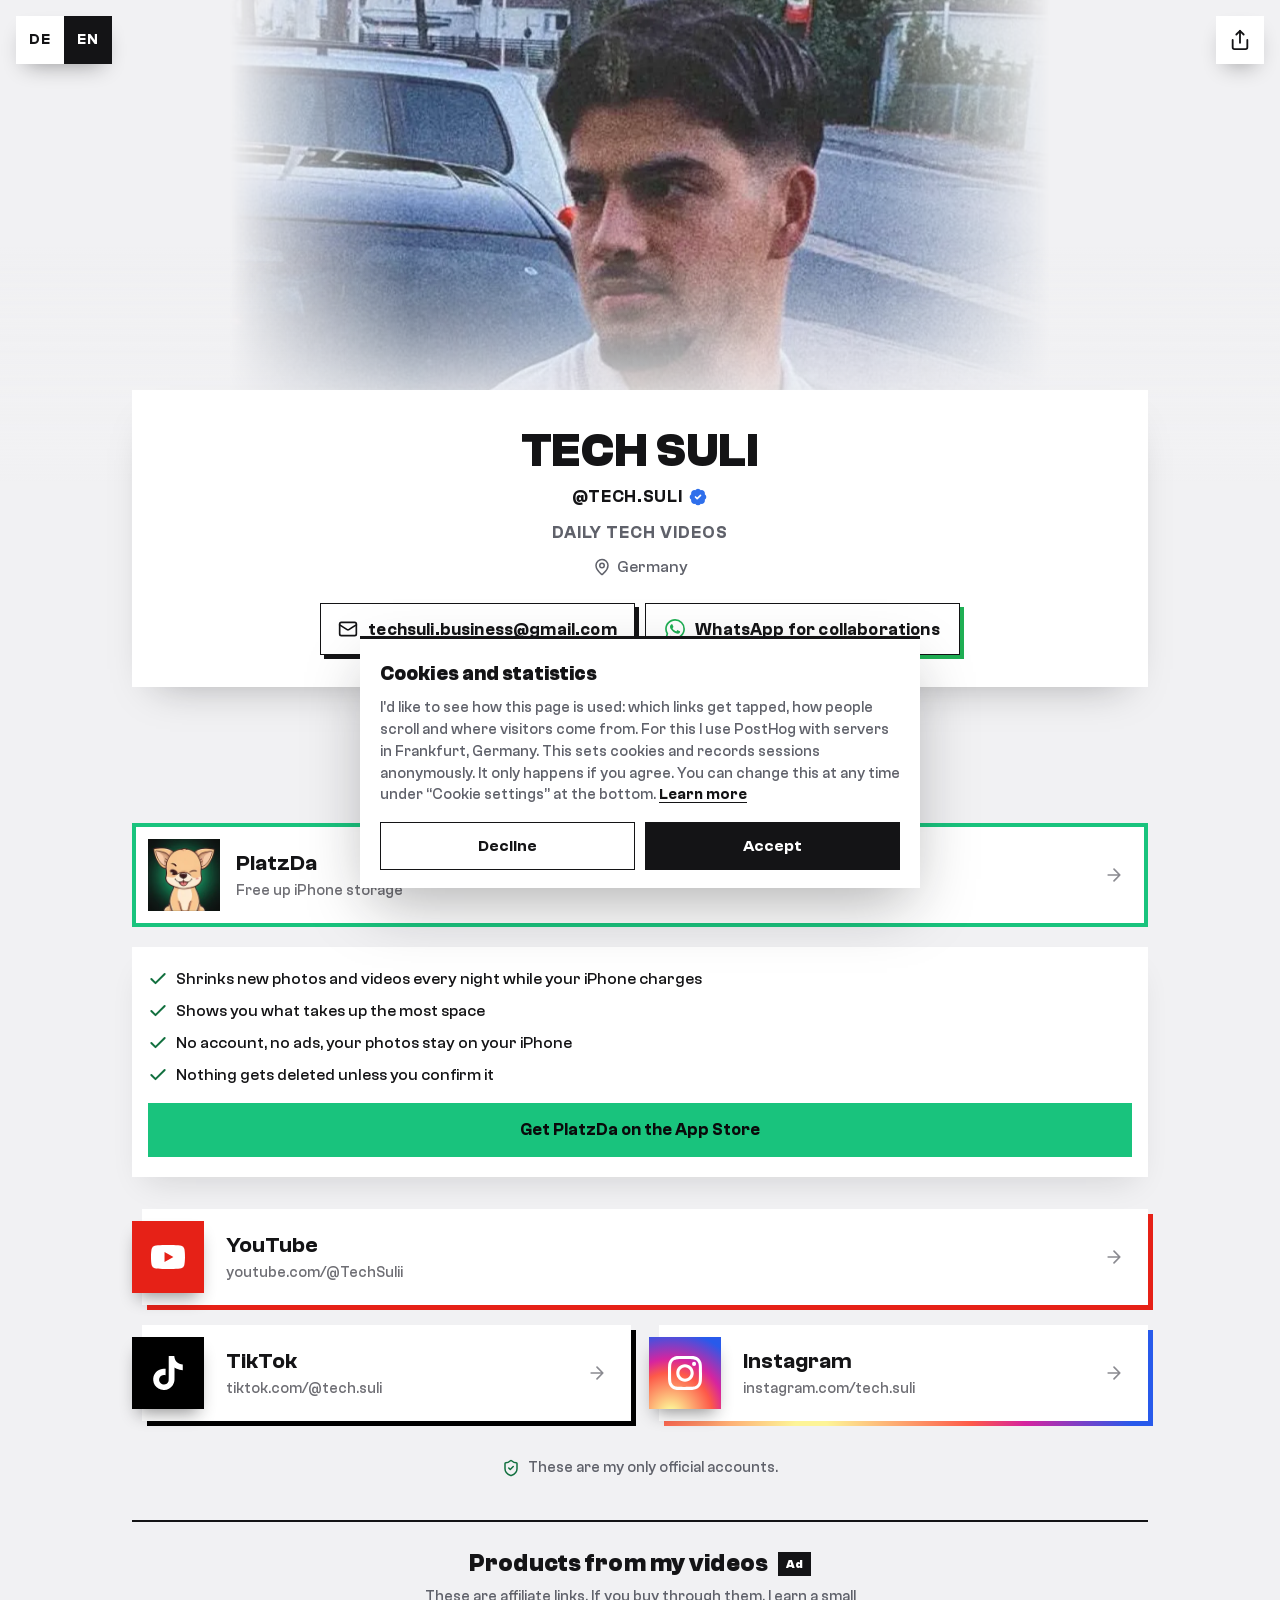
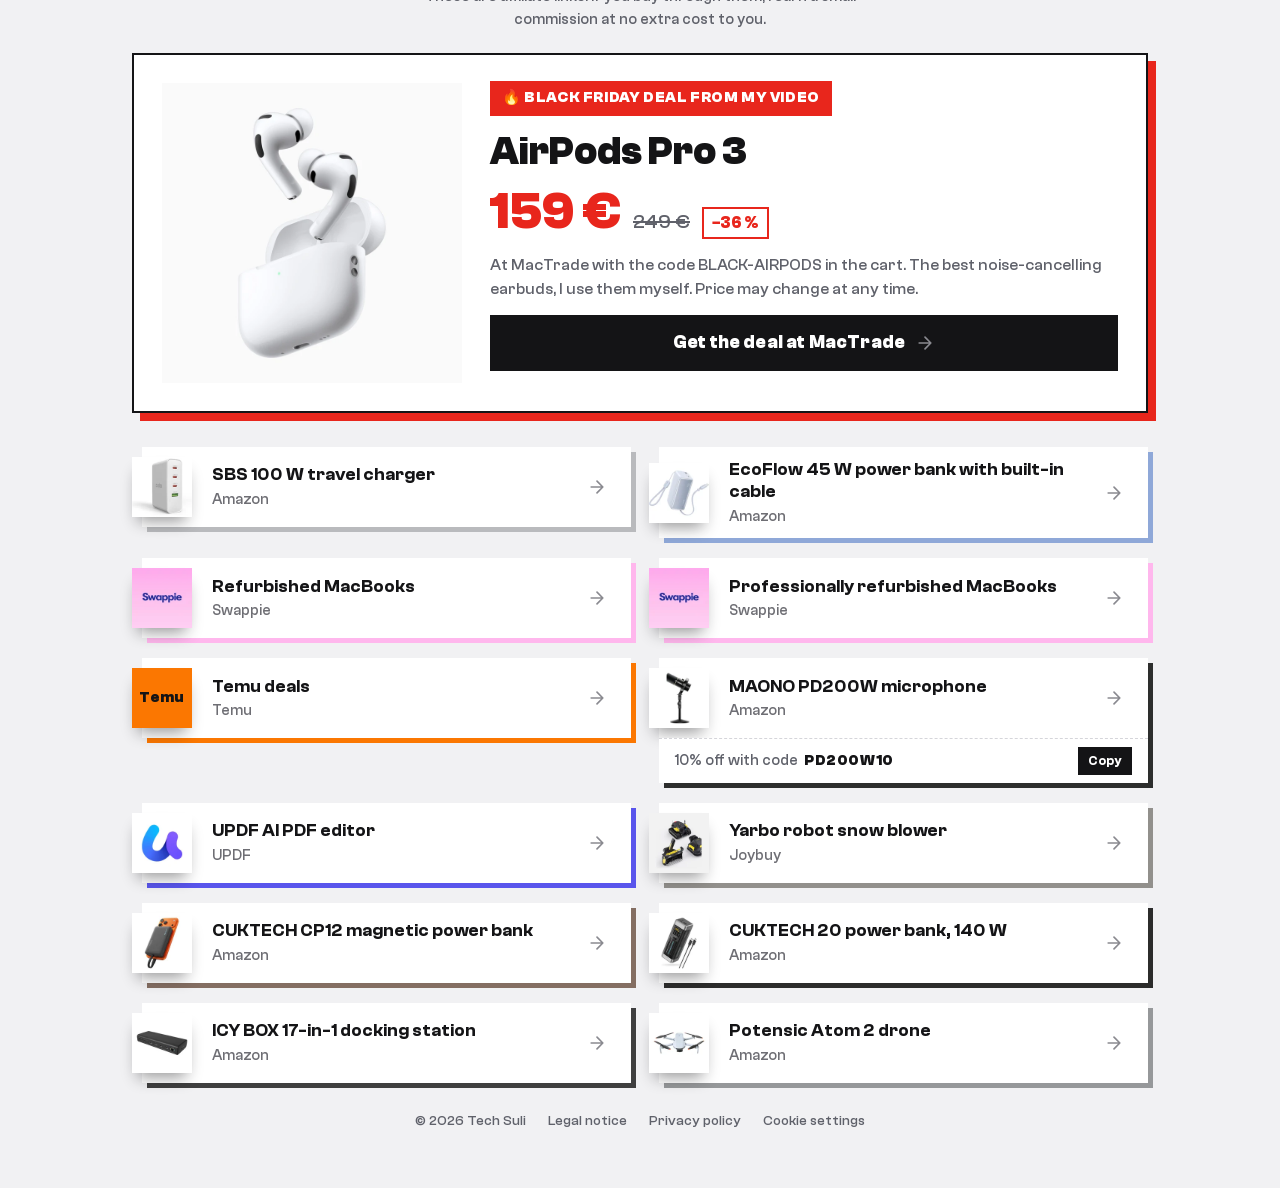
<file: index.html>
<!doctype html>
<html lang="de">
<head>
<meta charset="utf-8">
<meta name="viewport" content="width=device-width, initial-scale=1, viewport-fit=cover">
<title>Tech Suli | Technik-News und Leaks</title>
<meta name="description" content="Suleyman (@tech.suli): Technik-News und Leaks, jeden Tag neu. Alle Kanäle, Produkte aus den Videos und der Kontakt für Kooperationen.">
<meta name="theme-color" content="#F1F1F3">
<meta property="og:title" content="Tech Suli">
<meta property="og:description" content="Technik-News und Leaks, jeden Tag neu.">
<link rel="canonical" href="https://techsuli.de/">
<meta property="og:type" content="website">
<meta property="og:url" content="https://techsuli.de/">
<meta property="og:image" content="https://techsuli.de/assets/hero.jpg">
<meta property="og:image:width" content="1000">
<meta property="og:image:height" content="1000">
<meta name="twitter:card" content="summary_large_image">
<link rel="icon" type="image/png" sizes="96x96" href="assets/favicon.png?v=2">
<link rel="apple-touch-icon" href="assets/apple-touch-icon.png?v=2">
<link rel="preload" href="assets/hero.webp" as="image">
<link rel="preload" href="assets/fonts/clash-grotesk-600.woff2" as="font" type="font/woff2" crossorigin>
<link rel="stylesheet" href="assets/fonts.css">
<style>
  :root {
    --page: #F1F1F3;
    --band: #18191C;
    --card: #FFFFFF;
    --ink: #141416;
    --ink-2: #5F616A;
    --line: #141416;
    --tile: #18191C;
    --ok: #12703F;
    --blue: #2F6FEB;
    --focus: #2F6FEB;

    --font: "Clash Grotesk", "Onest", system-ui, sans-serif;
    --ease-out: cubic-bezier(.16, 1, .3, 1);
    --lift: 0 10px 22px -10px rgba(20, 20, 22, .45);
  }

  *, *::before, *::after { box-sizing: border-box; }
  html { -webkit-text-size-adjust: 100%; }
  body {
    margin: 0;
    background: var(--page);
    color: var(--ink);
    font-family: var(--font);
    font-size: 1rem;
    line-height: 1.5;
    -webkit-font-smoothing: antialiased;
    min-height: 100dvh;
  }
  ::selection { background: var(--ink); color: #fff; }
  a { color: inherit; }
  img { display: block; max-width: 100%; }
  .sr-only { position: absolute; width: 1px; height: 1px; overflow: hidden; clip: rect(0 0 0 0); white-space: nowrap; }
  :focus-visible { outline: 3px solid var(--focus); outline-offset: 3px; }

  /* Großes Porträt oben, läuft weich in die Seite aus */
  .hero {
    position: relative;
    height: clamp(380px, 112vw, 560px);
    background: var(--page);
    overflow: hidden;
  }
  .hero img { width: 100%; height: 100%; object-fit: cover; object-position: 55% 22%; }
  .hero::after {
    content: "";
    position: absolute; inset: 0;
    background: linear-gradient(to bottom,
      rgba(241, 241, 243, 0) 44%,
      rgba(241, 241, 243, .5) 60%,
      rgba(241, 241, 243, .9) 72%,
      var(--page) 86%);
  }
  .share {
    position: absolute; top: max(16px, env(safe-area-inset-top)); right: 16px; z-index: 3;
    width: 48px; height: 48px; border: 0;
    display: grid; place-items: center;
    background: #fff; color: var(--ink);
    box-shadow: var(--lift);
    cursor: pointer;
    transition: transform .2s var(--ease-out);
  }
  .share:active { transform: scale(.94); }
  .lang {
    position: absolute; top: max(16px, env(safe-area-inset-top)); left: 16px; z-index: 3;
    display: flex; box-shadow: var(--lift);
  }
  .lang button {
    width: 48px; height: 48px; border: 0;
    background: #fff; color: var(--ink);
    font: inherit; font-size: .9375rem; font-weight: 600; letter-spacing: .04em;
    cursor: pointer;
    transition: background-color .2s var(--ease-out), color .2s var(--ease-out);
  }
  .lang button[aria-pressed="true"] { background: var(--ink); color: #fff; }
  .lang button:not([aria-pressed="true"]):hover { background: #E9E9EC; }
  .share svg { width: 22px; height: 22px; }

  .wrap { position: relative; z-index: 2; max-width: 1080px; margin: -120px auto 0; padding: 0 16px 40px; }

  /* Profilkarte */
  .profile {
    background: var(--card);
    padding: 28px 20px 24px;
    text-align: center;
    box-shadow: 0 20px 40px -24px rgba(20, 20, 22, .35);
  }
  h1 { margin: 0; font-size: clamp(2.125rem, 10vw, 3rem); font-weight: 700; letter-spacing: .01em; line-height: 1.05; }
  .handle { display: inline-flex; align-items: center; gap: 6px; margin: 8px 0 0; font-size: 1.0625rem; font-weight: 600; letter-spacing: .04em; }
  .handle svg { width: 20px; height: 20px; color: var(--blue); flex: none; }
  .bio { margin: 10px auto 0; color: var(--ink-2); font-size: clamp(.9375rem, 4.2vw, 1.0625rem); font-weight: 600; letter-spacing: .06em; text-transform: uppercase; }
  .place { display: inline-flex; align-items: center; gap: 6px; margin: 10px 0 0; color: var(--ink-2); font-weight: 500; }
  .place svg { width: 18px; height: 18px; }

  .contact { list-style: none; margin: 20px auto 0; padding: 0; display: grid; gap: 10px; max-width: 640px; }
  .cbtn {
    display: flex; align-items: center; justify-content: center; gap: 10px;
    min-height: 52px; padding: 8px 16px;
    border: 1.5px solid var(--line);
    background: var(--card); color: var(--ink);
    font-weight: 600; letter-spacing: .01em; font-size: clamp(.9375rem, 4vw, 1.0625rem);
    text-decoration: none;
    box-shadow: 4px 4px 0 var(--c, var(--ink));
    transition: background-color .2s var(--ease-out), color .2s var(--ease-out);
  }
  .cbtn:hover { background: var(--ink); color: #fff; }
  .cbtn svg { width: 20px; height: 20px; flex: none; }
  .cbtn span { overflow-wrap: normal; }
  .cbtn .wa { color: #1FAF54; }
  .cbtn:hover .wa { color: #fff; }

  /* Link-Karten wie bei techjustin: weiße Karte, schwarze Kachel steht links etwas heraus */
  .group { list-style: none; margin: 0; padding: 0; display: grid; gap: 20px; }
  .group > li { min-width: 0; }
  .socials { margin-top: 32px; }
  .item {
    position: relative;
    display: grid; grid-template-columns: minmax(0, 1fr) 22px; align-items: center; gap: 12px;
    min-height: 80px; height: 100%;
    margin-left: 10px;
    padding: 12px 22px 12px 70px;
    background: var(--card);
    text-decoration: none;
    z-index: 1;
    transition: transform .25s var(--ease-out);
  }
  .item:hover { transform: translate(-2px, -2px); }
  .item:active { transform: translate(3px, 3px); }
  /* Schatten nach unten rechts in der Farbe des Logos (--c steht am Eintrag) */
  .group > li, .lift { position: relative; }
  .group > li::before, .lift::before {
    content: "";
    position: absolute; left: 15px; right: -5px; top: 5px; bottom: -5px;
    background: var(--c, var(--ink));
  }
  .item > span:not(.tile) { min-width: 0; }
  .tile {
    position: absolute; left: -10px; top: 50%;
    width: 60px; height: 60px; transform: translateY(-50%);
    display: grid; place-items: center;
    background: var(--tile); color: #fff;
    box-shadow: 0 10px 16px -6px rgba(20, 20, 22, .45);
  }
  .tile svg { width: 28px; height: 28px; }
  /* Produktbild statt Symbol: weiße Kachel, Bild liegt drin */
  .tile.ph { background: #fff; overflow: hidden; }
  .tile.ph img { width: 100%; height: 100%; object-fit: cover; }
  .tile.temu { background: #FB7701; color: var(--ink); font-size: .9375rem; font-weight: 700; letter-spacing: .02em; }

  /* Rabattcode als Streifen direkt unter der Karte */
  .has-code .item { height: auto; }
  .code {
    display: flex; align-items: center; gap: 6px; width: calc(100% - 10px); min-height: 44px;
    margin: 0 0 0 10px; padding: 8px 16px;
    border: 0; border-top: 1.5px dashed #D5D5DA;
    background: var(--card); color: var(--ink-2);
    font: inherit; font-size: .9375rem; font-weight: 500; text-align: left;
    position: relative; z-index: 1;
    cursor: pointer;
  }
  .code b { color: var(--ink); font-weight: 700; letter-spacing: .04em; }
  .code-act { margin-left: auto; padding: 4px 10px; background: var(--ink); color: #fff; font-size: .8125rem; font-weight: 600; transition: background-color .2s var(--ease-out); }
  .code.done .code-act { background: var(--ok); }
  .yt { background: #E62117; }
  .tt { background: #000; }
  .ig { background: radial-gradient(circle at 30% 107%, #fdf497 0%, #fdf497 5%, #fd5949 45%, #d6249f 60%, #285AEB 90%); }
  .c-ig { --c: radial-gradient(circle at 30% 107%, #fdf497 0%, #fdf497 5%, #fd5949 45%, #d6249f 60%, #285AEB 90%); }
  .t { display: block; font-size: clamp(1rem, 4.4vw, 1.125rem); font-weight: 600; letter-spacing: 0; line-height: 1.25; }
  .s { display: block; margin-top: 3px; font-size: .9375rem; font-weight: 500; color: #6E6E74; line-height: 1.3; overflow: hidden; text-overflow: ellipsis; white-space: nowrap; }
  .arrow { width: 20px; height: 20px; color: #8A8A90; transition: transform .25s var(--ease-out), color .25s var(--ease-out); }
  .item:hover .arrow { transform: translateX(3px); color: var(--ink); }

  /* Kanäle etwas größer als die Produkte */
  .socials .item, .app .item { min-height: 96px; padding-left: 84px; }
  .socials .tile, .app .tile { width: 72px; height: 72px; }
  .socials .tile svg { width: 34px; height: 34px; }
  .socials .t, .app .t { font-size: 1.375rem; }

  /* Eigene App: Karte oben, darunter die Erklärung mit Knopf */
  .app { margin-top: 32px; }
  .app .item { height: auto; }
  .app .s { white-space: normal; }
  /* Nur die App: grüner Rahmen rundum statt Schatten */
  .app .item { min-height: 104px; margin-left: 0; padding-left: 104px; box-shadow: inset 0 0 0 4px var(--c); }
  .app .tile { left: 16px; box-shadow: none; }
  .app .lift::before { content: none; }
  .app-info {
    display: grid; gap: 16px;
    margin: 20px 0 0; padding: 20px 16px;
    background: var(--card);
    box-shadow: 0 16px 32px -14px rgba(20, 20, 22, .14);
  }
  .facts { list-style: none; margin: 0; padding: 0; display: grid; gap: 8px; font-weight: 500; }
  .facts li { display: flex; gap: 8px; align-items: flex-start; }
  .facts svg { width: 20px; height: 20px; margin-top: 2px; color: var(--ok); flex: none; }
  .get {
    display: flex; align-items: center; justify-content: center;
    min-height: 54px; padding: 8px 16px;
    background: #19C37D; color: #0A0A0B;
    font-size: 1.0625rem; font-weight: 600; text-decoration: none; text-align: center;
    transition: background-color .2s var(--ease-out);
  }
  .get:hover { background: #16B071; }

  .rule { height: 2px; background: var(--line); border: 0; margin: 40px 0 28px; }

  .head { display: flex; flex-wrap: wrap; align-items: center; justify-content: center; gap: 8px 10px; text-align: center; }
  .head h2 { margin: 0; font-size: 1.5rem; font-weight: 700; letter-spacing: .005em; line-height: 1.2; }
  .ad { padding: 3px 8px; background: var(--ink); color: #fff; font-size: .75rem; font-weight: 700; }
  .note { margin: 8px auto 22px; max-width: 48ch; text-align: center; color: var(--ink-2); font-size: .9375rem; }

  .trust { display: flex; align-items: center; justify-content: center; gap: 8px; margin: 36px 0 0; color: var(--ink-2); font-size: .9375rem; text-align: center; }
  .trust svg { width: 18px; height: 18px; color: var(--ok); flex: none; }
  footer { display: flex; justify-content: center; flex-wrap: wrap; gap: 6px 22px; margin-top: 28px; font-size: .875rem; color: var(--ink-2); padding-bottom: env(safe-area-inset-bottom); }
  footer a, .linkbtn { text-decoration: none; }
  .linkbtn { padding: 0; border: 0; background: none; color: inherit; font: inherit; cursor: pointer; }
  .linkbtn:hover { color: var(--ink); text-decoration: underline; text-underline-offset: 3px; }

  /* Cookie-Banner: unten, beide Knöpfe gleich groß */
  .consent {
    position: fixed; z-index: 10; left: 12px; right: 12px; bottom: max(12px, env(safe-area-inset-bottom));
    max-width: 560px; margin: 0 auto; padding: 20px 20px 18px;
    background: var(--card); color: var(--ink);
    border-top: 3px solid var(--ink);
    box-shadow: 0 24px 60px -12px rgba(20, 20, 22, .35);
  }
  .consent[hidden] { display: none; }
  .consent h2 { margin: 0; font-size: 1.25rem; font-weight: 700; letter-spacing: .005em; }
  .consent p { margin: 8px 0 16px; color: var(--ink-2); font-size: .9375rem; line-height: 1.45; }
  .consent p a { color: var(--ink); font-weight: 600; text-underline-offset: 3px; }
  .consent-btns { display: grid; grid-template-columns: 1fr 1fr; gap: 10px; }
  .cb { min-height: 48px; border: 1.5px solid var(--ink); background: var(--card); color: var(--ink); font: inherit; font-size: 1rem; font-weight: 600; cursor: pointer; }
  .cb-yes { background: var(--ink); color: #fff; }
  footer a:hover, footer .linkbtn:hover { color: var(--ink); text-decoration: underline; text-underline-offset: 3px; }

  /* Ein Moment beim Laden: das Foto zieht sanft heran */
  @media (prefers-reduced-motion: no-preference) {
    .hero img { animation: settle 1.4s var(--ease-out) both; }
    @keyframes settle { from { transform: scale(1.08); filter: blur(6px); opacity: .4; } }
  }

  @media (min-width: 700px) {
    .hero { height: 560px; }
    .hero img {
      width: min(100%, 820px); margin: 0 auto;
      object-position: 55% 24%;
      -webkit-mask-image: linear-gradient(to right, transparent, #000 22%, #000 78%, transparent);
      mask-image: linear-gradient(to right, transparent, #000 22%, #000 78%, transparent);
    }
    .wrap { margin-top: -170px; padding: 0 32px 56px; }
    .profile { padding: 36px 40px 32px; }
    .contact { grid-template-columns: 1fr 1fr; }
    .group { grid-template-columns: 1fr 1fr; column-gap: 18px; row-gap: 20px; }
    .socials li:first-child { grid-column: 1 / -1; }
    .products { align-items: start; }
  }

  /* Top-Deal: große hervorgehobene Karte über der Produktliste */
  .feat { position: relative; margin: 6px 0 34px; }
  .feat::before { content: ""; position: absolute; left: 8px; right: -8px; top: 8px; bottom: -8px; background: #E8261C; }
  .feat a { position: relative; z-index: 1; display: grid; grid-template-columns: 1fr; gap: 14px; padding: 22px 20px 20px; background: var(--card); border: 2px solid var(--ink); text-decoration: none; color: var(--ink); transition: transform .25s var(--ease-out); }
  .feat a:hover { transform: translate(-3px, -3px); }
  .feat a:active { transform: translate(4px, 4px); }
  .feat .badge { justify-self: start; display: inline-flex; align-items: center; gap: 6px; padding: 6px 12px; background: #E8261C; color: #fff; font-weight: 700; font-size: .9375rem; letter-spacing: .04em; text-transform: uppercase; }
  .feat .pic { background: #F5F5F7; display: grid; place-items: center; }
  .feat .pic img { width: min(100%, 320px); height: auto; aspect-ratio: 1; object-fit: contain; }
  .feat .name { margin: 0; font-size: clamp(1.75rem, 8vw, 2.5rem); font-weight: 700; line-height: 1.05; }
  .feat .price { display: flex; align-items: baseline; gap: 12px; flex-wrap: wrap; margin: 0; }
  .feat .now { font-size: clamp(2.25rem, 11vw, 3.25rem); font-weight: 700; color: #E8261C; line-height: 1; }
  .feat .was { font-size: 1.25rem; color: var(--ink-2); text-decoration: line-through; }
  .feat .off { font-weight: 700; font-size: 1rem; padding: 2px 8px; border: 2px solid #E8261C; color: #E8261C; }
  .feat .sub { margin: 0; color: var(--ink-2); font-weight: 500; }
  .feat .cta { display: flex; align-items: center; justify-content: center; gap: 10px; min-height: 56px; padding: 10px 18px; background: var(--ink); color: #fff; font-weight: 700; font-size: 1.125rem; letter-spacing: .01em; }
  .feat a:hover .cta { background: #E8261C; }
  @media (min-width: 700px) {
    .feat a { grid-template-columns: 300px 1fr; align-items: center; column-gap: 28px; padding: 26px 28px; }
    .feat .pic { grid-row: 1 / span 6; }
  }
</style>
</head>
<body>
<svg width="0" height="0" style="position:absolute" aria-hidden="true">
  <symbol id="i-tiktok" viewBox="0 0 24 24"><path fill="currentColor" d="M12.525.02c1.31-.02 2.61-.01 3.91-.02.08 1.53.63 3.09 1.75 4.17 1.12 1.11 2.7 1.62 4.24 1.79v4.03c-1.44-.05-2.89-.35-4.2-.97-.57-.26-1.1-.59-1.62-.93-.01 2.92.01 5.84-.02 8.75-.08 1.4-.54 2.79-1.35 3.94-1.31 1.92-3.58 3.17-5.91 3.21-1.43.08-2.86-.31-4.08-1.03-2.02-1.19-3.44-3.37-3.65-5.71-.02-.5-.03-1-.01-1.49.18-1.9 1.12-3.72 2.58-4.96 1.66-1.44 3.98-2.13 6.15-1.72.02 1.48-.04 2.96-.04 4.44-.99-.32-2.15-.23-3.02.37-.63.41-1.11 1.04-1.36 1.75-.21.51-.15 1.07-.14 1.61.24 1.64 1.82 3.02 3.5 2.87 1.12-.01 2.19-.66 2.77-1.61.19-.33.4-.67.41-1.06.1-1.79.06-3.57.07-5.36.01-4.03-.01-8.05.02-12.07z"/></symbol>
  <symbol id="i-instagram" viewBox="0 0 24 24"><path fill="currentColor" d="M7.0301.084c-1.2768.0602-2.1487.264-2.911.5634-.7888.3075-1.4575.72-2.1228 1.3877-.6652.6677-1.075 1.3368-1.3802 2.127-.2954.7638-.4956 1.6365-.552 2.914-.0564 1.2775-.0689 1.6882-.0626 4.947.0062 3.2586.0206 3.6671.0825 4.9473.061 1.2765.264 2.1482.5635 2.9107.308.7889.72 1.4573 1.388 2.1228.6679.6655 1.3365 1.0743 2.1285 1.38.7632.295 1.6361.4961 2.9134.552 1.2773.056 1.6884.069 4.9462.0627 3.2578-.0062 3.668-.0207 4.9478-.0814 1.28-.0607 2.147-.2652 2.9098-.5633.7889-.3086 1.4578-.72 2.1228-1.3881.665-.6682 1.0745-1.3378 1.3795-2.1284.2957-.7632.4966-1.636.552-2.9124.056-1.2809.0692-1.6898.063-4.948-.0063-3.2583-.021-3.6668-.0817-4.9465-.0607-1.2797-.264-2.1487-.5633-2.9117-.3084-.7889-.72-1.4568-1.3876-2.1228C21.2982 1.33 20.628.9208 19.8378.6165 19.074.321 18.2017.1197 16.9244.0645 15.6471.0093 15.236-.005 11.977.0014 8.718.0076 8.31.0215 7.0301.0839m.1402 21.6932c-1.17-.0509-1.8053-.2453-2.2287-.408-.5606-.216-.96-.4771-1.3819-.895-.422-.4178-.6811-.8186-.9-1.378-.1644-.4234-.3624-1.058-.4171-2.228-.0595-1.2645-.072-1.6442-.079-4.848-.007-3.2037.0053-3.583.0607-4.848.05-1.169.2456-1.805.408-2.2282.216-.5613.4762-.96.895-1.3816.4188-.4217.8184-.6814 1.3783-.9003.423-.1651 1.0575-.3614 2.227-.4171 1.2655-.06 1.6447-.072 4.848-.079 3.2033-.007 3.5835.005 4.8495.0608 1.169.0508 1.8053.2445 2.228.408.5608.216.96.4754 1.3816.895.4217.4194.6816.8176.9005 1.3787.1653.4217.3617 1.056.4169 2.2263.0602 1.2655.0739 1.645.0796 4.848.0058 3.203-.0055 3.5834-.061 4.848-.051 1.17-.245 1.8055-.408 2.2294-.216.5604-.4763.96-.8954 1.3814-.419.4215-.8181.6811-1.3783.9-.4224.1649-1.0577.3617-2.2262.4174-1.2656.0595-1.6448.072-4.8493.079-3.2045.007-3.5825-.006-4.848-.0608M16.953 5.5864A1.44 1.44 0 1 0 18.39 4.144a1.44 1.44 0 0 0-1.437 1.4424M5.8385 12.012c.0067 3.4032 2.7706 6.1557 6.173 6.1493 3.4026-.0065 6.157-2.7701 6.1506-6.1733-.0065-3.4032-2.771-6.1565-6.174-6.1498-3.403.0067-6.156 2.771-6.1496 6.1738M8 12.0077a4 4 0 1 1 4.008 3.9921A3.9996 3.9996 0 0 1 8 12.0077"/></symbol>
  <symbol id="i-youtube" viewBox="0 0 24 24"><path fill="currentColor" d="M23.498 6.186a3.016 3.016 0 0 0-2.122-2.136C19.505 3.545 12 3.545 12 3.545s-7.505 0-9.377.505A3.017 3.017 0 0 0 .502 6.186C0 8.07 0 12 0 12s0 3.93.502 5.814a3.016 3.016 0 0 0 2.122 2.136c1.871.505 9.376.505 9.376.505s7.505 0 9.377-.505a3.015 3.015 0 0 0 2.122-2.136C24 15.93 24 12 24 12s0-3.93-.502-5.814zM9.545 15.568V8.432L15.818 12l-6.273 3.568z"/></symbol>
  <symbol id="i-arrow" viewBox="0 0 24 24"><path fill="none" stroke="currentColor" stroke-width="2" stroke-linecap="round" stroke-linejoin="round" d="M7 7h10v10M7 17 17 7"/></symbol>
  <symbol id="i-mail" viewBox="0 0 24 24"><g fill="none" stroke="currentColor" stroke-width="2" stroke-linecap="round" stroke-linejoin="round"><rect width="20" height="16" x="2" y="4" rx="2"/><path d="m22 7-8.97 5.7a1.94 1.94 0 0 1-2.06 0L2 7"/></g></symbol>
  <symbol id="i-copy" viewBox="0 0 24 24"><g fill="none" stroke="currentColor" stroke-width="2" stroke-linecap="round" stroke-linejoin="round"><rect width="14" height="14" x="8" y="8" rx="2"/><path d="M4 16c-1.1 0-2-.9-2-2V4c0-1.1.9-2 2-2h10c1.1 0 2 .9 2 2"/></g></symbol>
  <symbol id="i-badge" viewBox="0 0 24 24"><path fill="currentColor" d="M3.85 8.62a4 4 0 0 1 4.78-4.77 4 4 0 0 1 6.74 0 4 4 0 0 1 4.78 4.78 4 4 0 0 1 0 6.74 4 4 0 0 1-4.77 4.78 4 4 0 0 1-6.75 0 4 4 0 0 1-4.78-4.77 4 4 0 0 1 0-6.76Z"/><path fill="none" stroke="#fff" stroke-width="2" stroke-linecap="round" stroke-linejoin="round" d="m9 12 2 2 4-4"/></symbol>
  <symbol id="i-shield" viewBox="0 0 24 24"><g fill="none" stroke="currentColor" stroke-width="2" stroke-linecap="round" stroke-linejoin="round"><path d="M20 13c0 5-3.5 7.5-7.66 8.95a1 1 0 0 1-.67-.01C7.5 20.5 4 18 4 13V6a1 1 0 0 1 1-1c2 0 4.5-1.2 6.24-2.72a1.17 1.17 0 0 1 1.52 0C14.51 3.81 17 5 19 5a1 1 0 0 1 1 1z"/><path d="m9 12 2 2 4-4"/></g></symbol>
  <symbol id="i-share" viewBox="0 0 24 24"><g fill="none" stroke="currentColor" stroke-width="2" stroke-linecap="round" stroke-linejoin="round"><path d="M4 12v8a2 2 0 0 0 2 2h12a2 2 0 0 0 2-2v-8"/><path d="M16 6l-4-4-4 4"/><path d="M12 2v13"/></g></symbol>
  <symbol id="i-pin" viewBox="0 0 24 24"><g fill="none" stroke="currentColor" stroke-width="2" stroke-linecap="round" stroke-linejoin="round"><path d="M20 10c0 4.993-5.539 10.193-7.399 11.799a1 1 0 0 1-1.202 0C9.539 20.193 4 14.993 4 10a8 8 0 0 1 16 0"/><circle cx="12" cy="10" r="3"/></g></symbol>
  <symbol id="i-phone" viewBox="0 0 24 24"><path fill="none" stroke="currentColor" stroke-width="2" stroke-linecap="round" stroke-linejoin="round" d="M22 16.92v3a2 2 0 0 1-2.18 2 19.79 19.79 0 0 1-8.63-3.07 19.5 19.5 0 0 1-6-6 19.79 19.79 0 0 1-3.07-8.67A2 2 0 0 1 4.11 2h3a2 2 0 0 1 2 1.72 12.84 12.84 0 0 0 .7 2.81 2 2 0 0 1-.45 2.11L8.09 9.91a16 16 0 0 0 6 6l1.27-1.27a2 2 0 0 1 2.11-.45 12.84 12.84 0 0 0 2.81.7A2 2 0 0 1 22 16.92z"/></symbol>
  <symbol id="i-mic" viewBox="0 0 24 24"><g fill="none" stroke="currentColor" stroke-width="2" stroke-linecap="round" stroke-linejoin="round"><path d="M12 2a3 3 0 0 0-3 3v7a3 3 0 0 0 6 0V5a3 3 0 0 0-3-3Z"/><path d="M19 10v2a7 7 0 0 1-14 0v-2"/><path d="M12 19v3"/></g></symbol>
  <symbol id="i-snow" viewBox="0 0 24 24"><g fill="none" stroke="currentColor" stroke-width="2" stroke-linecap="round" stroke-linejoin="round"><path d="M2 12h20M12 2v20m8-6-4-4 4-4M4 8l4 4-4 4m12-12-4 4-4-4m0 16 4-4 4 4"/></g></symbol>
  <symbol id="i-battery" viewBox="0 0 24 24"><g fill="none" stroke="currentColor" stroke-width="2" stroke-linecap="round" stroke-linejoin="round"><path d="M15 7h1a2 2 0 0 1 2 2v6a2 2 0 0 1-2 2h-2"/><path d="M6 7H4a2 2 0 0 0-2 2v6a2 2 0 0 0 2 2h1"/><path d="m11 7-3 5h4l-3 5"/><path d="M22 11v2"/></g></symbol>
  <symbol id="i-bag" viewBox="0 0 24 24"><g fill="none" stroke="currentColor" stroke-width="2" stroke-linecap="round" stroke-linejoin="round"><path d="M6 2 3 6v14a2 2 0 0 0 2 2h14a2 2 0 0 0 2-2V6l-3-4Z"/><path d="M3 6h18"/><path d="M16 10a4 4 0 0 1-8 0"/></g></symbol>
  <symbol id="i-link" viewBox="0 0 24 24"><g fill="none" stroke="currentColor" stroke-width="2" stroke-linecap="round" stroke-linejoin="round"><path d="M10 13a5 5 0 0 0 7.54.54l3-3a5 5 0 0 0-7.07-7.07l-1.72 1.71"/><path d="M14 11a5 5 0 0 0-7.54-.54l-3 3a5 5 0 0 0 7.07 7.07l1.71-1.71"/></g></symbol>
  <symbol id="i-whatsapp" viewBox="0 0 24 24"><path fill="currentColor" d="M17.472 14.382c-.297-.149-1.758-.867-2.03-.967-.273-.099-.471-.148-.67.15-.197.297-.767.966-.94 1.164-.173.199-.347.223-.644.075-.297-.15-1.255-.463-2.39-1.475-.883-.788-1.48-1.761-1.653-2.059-.173-.297-.018-.458.13-.606.134-.133.298-.347.446-.52.149-.174.198-.298.298-.497.099-.198.05-.371-.025-.52-.075-.149-.669-1.612-.916-2.207-.242-.579-.487-.5-.669-.51-.173-.008-.371-.01-.57-.01-.198 0-.52.074-.792.372-.272.297-1.04 1.016-1.04 2.479 0 1.462 1.065 2.875 1.213 3.074.149.198 2.096 3.2 5.077 4.487.709.306 1.262.489 1.694.625.712.227 1.36.195 1.871.118.571-.085 1.758-.719 2.006-1.413.248-.694.248-1.289.173-1.413-.074-.124-.272-.198-.57-.347m-5.421 7.403h-.004a9.87 9.87 0 01-5.031-1.378l-.361-.214-3.741.982.998-3.648-.235-.374a9.86 9.86 0 01-1.51-5.26c.001-5.45 4.436-9.884 9.888-9.884 2.64 0 5.122 1.030 6.988 2.898a9.825 9.825 0 012.893 6.994c-.003 5.45-4.437 9.884-9.885 9.884m8.413-18.297A11.815 11.815 0 0012.05 0C5.495 0 .16 5.335.157 11.892c0 2.096.547 4.142 1.588 5.945L.057 24l6.305-1.654a11.882 11.882 0 005.683 1.448h.005c6.554 0 11.89-5.335 11.893-11.893a11.821 11.821 0 00-3.48-8.413Z"/></symbol>
  <symbol id="i-check" viewBox="0 0 24 24"><path fill="none" stroke="currentColor" stroke-width="2.4" stroke-linecap="round" stroke-linejoin="round" d="M20 6 9 17l-5-5"/></symbol>
  <symbol id="i-right" viewBox="0 0 24 24"><path fill="none" stroke="currentColor" stroke-width="2" stroke-linecap="round" stroke-linejoin="round" d="M5 12h14m-7-7 7 7-7 7"/></symbol>
</svg>

<div class="hero">
  <img src="assets/hero.webp" width="1000" height="1000" alt="Suleyman, bekannt als Tech Suli" data-i18n-alt="alt" fetchpriority="high">
</div>
<div class="lang" role="group" aria-label="Sprache / Language">
  <button type="button" data-lang="de" aria-pressed="true">DE</button><button type="button" data-lang="en" aria-pressed="false">EN</button>
</div>
<button class="share" type="button" aria-label="Seite teilen" data-i18n-aria="share"><svg aria-hidden="true"><use href="#i-share"/></svg></button>

<main class="wrap">
  <header class="profile">
    <h1>TECH SULI</h1>
    <p class="handle">@TECH.SULI <svg aria-label="Echter Account" data-i18n-aria="verified"><use href="#i-badge"/></svg></p>
    <p class="bio" data-i18n="bio">Jeden Tag Technik-Videos</p>
    <p class="place"><svg aria-hidden="true"><use href="#i-pin"/></svg>Germany</p>
    <ul class="contact" aria-label="Kontakt" data-i18n-aria="contact">
      <li><a class="cbtn" href="mailto:Techsuli.business@gmail.com?subject=Anfrage" data-mail data-track="mail"><svg aria-hidden="true"><use href="#i-mail"/></svg><span>techsuli.business<wbr>@gmail.com</span></a></li>
      <li><a class="cbtn" style="--c:#1FAF54" href="#kontakt" data-wa data-track="whatsapp" target="_blank" rel="noopener"><svg class="wa" aria-hidden="true"><use href="#i-whatsapp"/></svg><span data-i18n="wa">WhatsApp für Kooperationen</span></a></li>
    </ul>
  </header>

  <section class="app" aria-labelledby="app-titel">
    <div class="head"><h2 id="app-titel" data-i18n="appHead">Meine App</h2><span class="ad" data-i18n="ad">Werbung</span></div>
    <p class="note" data-i18n="appNote">iPhone voll? PlatzDa macht deine Fotos und Videos kleiner, ohne dass du etwas löschen musst.</p>
    <div class="lift" style="--c:#19C37D"><a class="item" href="https://apps.apple.com/app/apple-store/id6822024283?pt=129603464&amp;ct=webseite&amp;mt=8" target="_blank" rel="noopener" data-track="platzda">
      <span class="tile ph"><img src="assets/platzda/icon.webp" width="160" height="160" alt="" decoding="async"></span>
      <span><span class="t">PlatzDa</span><span class="s" data-i18n="appSub">Speicherplatz leeren</span></span>
      <svg class="arrow" aria-hidden="true"><use href="#i-right"/></svg>
    </a></div>
    <div class="app-info">
      <ul class="facts">
        <li><svg aria-hidden="true"><use href="#i-check"/></svg><span data-i18n="appF1">Macht neue Fotos und Videos jede Nacht kleiner, während dein iPhone lädt</span></li>
        <li><svg aria-hidden="true"><use href="#i-check"/></svg><span data-i18n="appF2">Zeigt dir, was den meisten Platz frisst</span></li>
        <li><svg aria-hidden="true"><use href="#i-check"/></svg><span data-i18n="appF3">Kein Konto, keine Werbung, deine Fotos bleiben auf deinem iPhone</span></li>
        <li><svg aria-hidden="true"><use href="#i-check"/></svg><span data-i18n="appF4">Gelöscht wird nur, was du bestätigst</span></li>
      </ul>
      <a class="get" href="https://apps.apple.com/app/apple-store/id6822024283?pt=129603464&amp;ct=webseite&amp;mt=8" target="_blank" rel="noopener" data-track="platzda" data-i18n="appGet">PlatzDa im App Store laden</a>
    </div>
  </section>

  <nav aria-label="Meine Kanäle" data-i18n-aria="channels">
    <ul class="group socials">
      <li style="--c:#E62117"><a class="item" href="https://www.youtube.com/@TechSulii" target="_blank" rel="noopener" data-track="youtube">
        <span class="tile yt"><svg aria-hidden="true"><use href="#i-youtube"/></svg></span>
        <span><span class="t">YouTube</span><span class="s">youtube.com/@TechSulii</span></span>
        <svg class="arrow" aria-hidden="true"><use href="#i-right"/></svg>
      </a></li>
      <li style="--c:#000"><a class="item" href="https://tiktok.com/@tech.suli" target="_blank" rel="noopener" data-track="tiktok">
        <span class="tile tt"><svg aria-hidden="true"><use href="#i-tiktok"/></svg></span>
        <span><span class="t">TikTok</span><span class="s">tiktok.com/@tech.suli</span></span>
        <svg class="arrow" aria-hidden="true"><use href="#i-right"/></svg>
      </a></li>
      <li class="c-ig"><a class="item" href="https://instagram.com/tech.suli" target="_blank" rel="noopener" data-track="instagram">
        <span class="tile ig"><svg aria-hidden="true"><use href="#i-instagram"/></svg></span>
        <span><span class="t">Instagram</span><span class="s">instagram.com/tech.suli</span></span>
        <svg class="arrow" aria-hidden="true"><use href="#i-right"/></svg>
      </a></li>
    </ul>
    <p class="trust"><svg aria-hidden="true"><use href="#i-shield"/></svg><span data-i18n="trust">Das sind meine einzigen echten Accounts.</span></p>
  </nav>

  <hr class="rule">

  <section aria-labelledby="produkte">
    <div class="head"><h2 id="produkte" data-i18n="products">Produkte aus meinen Videos</h2><span class="ad" data-i18n="ad">Werbung</span></div>
    <p class="note" data-i18n="note">Das sind Affiliate-Links. Kaufst du darüber, bekomme ich eine kleine Provision. Für dich ändert sich am Preis nichts.</p>
    <div class="feat"><a href="https://www.mactrade.de/airpods-pro-3/71579" target="_blank" rel="noopener" data-track="airpods-pro-3-mactrade">
      <span class="pic"><img src="assets/produkte/airpods-pro-3.webp?v=2" width="720" height="720" alt="Apple AirPods Pro 3" decoding="async"></span>
      <span class="badge" data-i18n="f_badge">🔥 Black-Friday-Deal aus meinem Video</span>
      <p class="name">AirPods Pro 3</p>
      <p class="price"><span class="now">159 €</span><span class="was">249 €</span><span class="off">−36 %</span></p>
      <p class="sub" data-i18n="f_sub">Bei MacTrade mit dem Code BLACK-AIRPODS im Warenkorb. Beste Noise-Cancelling-In-Ears, die ich selbst nutze. Preis kann sich jederzeit ändern.</p>
      <span class="cta"><span data-i18n="f_cta">Zum Deal bei MacTrade</span><svg class="arrow" aria-hidden="true" width="22" height="22"><use href="#i-right"/></svg></span>
    </a></div>
    <ul class="group products">
      <li style="--c:#B9BABD"><a class="item" href="https://link.amazon/B06A8P4TL" target="_blank" rel="noopener sponsored" data-track="sbs-100w">
        <span class="tile ph"><img src="assets/produkte/sbs-100w.webp" width="160" height="160" alt="" decoding="async"></span>
        <span><span class="t" data-i18n="p_sbs">SBS Reise-Ladegerät 100 W</span><span class="s">Amazon</span></span>
        <svg class="arrow" aria-hidden="true"><use href="#i-right"/></svg>
      </a></li>
      <li style="--c:#8FA8D8"><a class="item" href="https://link.amazon/B01KqiQFT" target="_blank" rel="noopener sponsored" data-track="ecoflow-45w">
        <span class="tile ph"><img src="assets/produkte/ecoflow-45w.webp" width="160" height="160" alt="" decoding="async"></span>
        <span><span class="t" data-i18n="p_eco">EcoFlow Powerbank 45 W mit Kabel</span><span class="s">Amazon</span></span>
        <svg class="arrow" aria-hidden="true"><use href="#i-right"/></svg>
      </a></li>
      <li style="--c:#FFB7ED"><a class="item" href="https://swappie.com/de/macbook/?utm_source=tech.suli&amp;utm_medium=influencer&amp;utm_campaign=macbook_launch_de&amp;utm_content=instagram" target="_blank" rel="noopener sponsored" data-track="swappie-macbook">
        <span class="tile ph"><img src="assets/produkte/swappie.webp" width="160" height="160" alt="" decoding="async"></span>
        <span><span class="t" data-i18n="p_swappie1">Refurbished MacBooks</span><span class="s">Swappie</span></span>
        <svg class="arrow" aria-hidden="true"><use href="#i-right"/></svg>
      </a></li>
      <li style="--c:#FFB7ED"><a class="item" href="https://swappie.com/de/professionell-refurbished-macbooks" target="_blank" rel="noopener sponsored" data-track="swappie-pro">
        <span class="tile ph"><img src="assets/produkte/swappie.webp" width="160" height="160" alt="" decoding="async"></span>
        <span><span class="t" data-i18n="p_swappie2">Professionell aufbereitete MacBooks</span><span class="s">Swappie</span></span>
        <svg class="arrow" aria-hidden="true"><use href="#i-right"/></svg>
      </a></li>
      <li style="--c:#FB7701"><a class="item" href="https://app.temu.com/k/euzpedl14fn" target="_blank" rel="noopener sponsored" data-track="temu">
        <span class="tile temu" aria-hidden="true">Temu</span>
        <span><span class="t" data-i18n="p_temu">Temu Angebote</span><span class="s">Temu</span></span>
        <svg class="arrow" aria-hidden="true"><use href="#i-right"/></svg>
      </a></li>
      <li class="has-code" style="--c:#2D2E2D"><a class="item" href="https://bit.ly/40eWTc4" target="_blank" rel="noopener sponsored" data-track="maono">
        <span class="tile ph"><img src="assets/produkte/maono.webp" width="160" height="160" alt="" decoding="async"></span>
        <span><span class="t" data-i18n="p_maono">MAONO PD200W Mikrofon</span><span class="s">Amazon</span></span>
        <svg class="arrow" aria-hidden="true"><use href="#i-right"/></svg>
      </a>
        <button class="code" type="button" data-code="PD200W10"><span data-i18n="codeLabel">10 % Rabatt mit Code</span> <b>PD200W10</b><span class="code-act" data-i18n="copy">Kopieren</span></button></li>
      <li style="--c:#5955EC"><a class="item" href="https://updf.com/de/updf-sales-promotion/?utm_source=tiktok-tech.suli-2601-claire&amp;utm_medium=de&amp;utm_campaign=claire202601&amp;packageKey=overseapromotion" target="_blank" rel="noopener sponsored" data-track="updf">
        <span class="tile ph"><img src="assets/produkte/updf.webp" width="160" height="160" alt="" decoding="async"></span>
        <span><span class="t" data-i18n="p_updf">UPDF PDF-Editor mit KI</span><span class="s">UPDF</span></span>
        <svg class="arrow" aria-hidden="true"><use href="#i-right"/></svg>
      </a></li>
      <li style="--c:#92908C"><a class="item" href="https://bit.ly/techie_nomad007DEJOYBUY" target="_blank" rel="noopener sponsored" data-track="yarbo">
        <span class="tile ph"><img src="assets/produkte/yarbo.webp" width="160" height="160" alt="" decoding="async"></span>
        <span><span class="t" data-i18n="p_snow">Yarbo Schneefräsen-Roboter</span><span class="s">Joybuy</span></span>
        <svg class="arrow" aria-hidden="true"><use href="#i-right"/></svg>
      </a></li>
      <li style="--c:#846E62"><a class="item" href="https://s.whaee.com/ojgVKiz" target="_blank" rel="noopener sponsored" data-track="cuktech-cp12">
        <span class="tile ph"><img src="assets/produkte/cuktech-cp12.webp" width="160" height="160" alt="" decoding="async"></span>
        <span><span class="t" data-i18n="p_cp12">CUKTECH CP12 Magnet-Powerbank</span><span class="s">Amazon</span></span>
        <svg class="arrow" aria-hidden="true"><use href="#i-right"/></svg>
      </a></li>
      <li style="--c:#2C2C2B"><a class="item" href="https://s.whaee.com/WyYWq63" target="_blank" rel="noopener sponsored" data-track="cuktech-20">
        <span class="tile ph"><img src="assets/produkte/cuktech-20.webp" width="160" height="160" alt="" decoding="async"></span>
        <span><span class="t" data-i18n="p_c20">CUKTECH 20 Powerbank, 140 W</span><span class="s">Amazon</span></span>
        <svg class="arrow" aria-hidden="true"><use href="#i-right"/></svg>
      </a></li>
      <li style="--c:#3F3F3F"><a class="item" href="https://www.amazon.de/dp/B0FQV9N5B5?maas=maas_adg_312D055B4F019CC8E00F7808FC3D951E_afap_abs" target="_blank" rel="noopener sponsored" data-track="icybox">
        <span class="tile ph"><img src="assets/produkte/icybox.webp" width="160" height="160" alt="" decoding="async"></span>
        <span><span class="t" data-i18n="p_icy">ICY BOX Dockingstation 17-in-1</span><span class="s">Amazon</span></span>
        <svg class="arrow" aria-hidden="true"><use href="#i-right"/></svg>
      </a></li>
      <li style="--c:#96989A"><a class="item" href="https://www.amazon.de/dp/B0FSDQ49RM?maas=maas_adg_2357D6CCCBAA4222D9898C0796827B97_afap_abs" target="_blank" rel="noopener sponsored" data-track="potensic">
        <span class="tile ph"><img src="assets/produkte/potensic.webp" width="160" height="160" alt="" decoding="async"></span>
        <span><span class="t" data-i18n="p_drone">Potensic Atom 2 Drohne</span><span class="s">Amazon</span></span>
        <svg class="arrow" aria-hidden="true"><use href="#i-right"/></svg>
      </a></li>
    </ul>
  </section>

  <footer>
    <span>© <span id="jahr">2026</span> Tech Suli</span>
    <a href="impressum.html" data-i18n="imprint">Impressum</a>
    <a href="datenschutz.html" data-i18n="privacy">Datenschutz</a>
    <button class="linkbtn" type="button" data-consent-open data-i18n="cookieSettings">Cookie-Einstellungen</button>
  </footer>
</main>

<div class="consent" role="dialog" aria-labelledby="consent-t" aria-describedby="consent-d" hidden>
  <h2 id="consent-t" data-i18n="consentTitle">Cookies und Statistik</h2>
  <p id="consent-d"><span data-i18n="consentText">Ich würde gern sehen, wie die Seite genutzt wird: welche Links angetippt werden, wie gescrollt wird und woher Besucher kommen. Dafür nutze ich PostHog mit Servern in Frankfurt. Dabei werden Cookies gesetzt und Sitzungen anonym aufgezeichnet. Das passiert nur, wenn du zustimmst. Ändern kannst du das jederzeit unten unter „Cookie-Einstellungen“.</span> <a href="datenschutz.html#statistik" data-i18n="consentMore">Mehr dazu</a></p>
  <div class="consent-btns">
    <button type="button" class="cb" data-consent="no" data-i18n="reject">Ablehnen</button>
    <button type="button" class="cb cb-yes" data-consent="yes" data-i18n="accept">Akzeptieren</button>
  </div>
</div>

<script>
  (function () {
    var T = {
      de: {
        title: "Tech Suli | Technik-News und Leaks",
        alt: "Suleyman, bekannt als Tech Suli",
        share: "Seite teilen", copied: "Link kopiert", shareText: "Technik-News und Leaks, jeden Tag neu.",
        verified: "Echter Account",
        bio: "Jeden Tag Technik-Videos",
        contact: "Kontakt",
        wa: "WhatsApp für Kooperationen",
        waText: "Hallo Suli, ich habe eine Kooperationsanfrage: ",
        mailSubject: "Anfrage",
        channels: "Meine Kanäle",
        appHead: "Meine App",
        appNote: "iPhone voll? PlatzDa macht deine Fotos und Videos kleiner, ohne dass du etwas löschen musst.",
        appSub: "Speicherplatz leeren",
        appF1: "Macht neue Fotos und Videos jede Nacht kleiner, während dein iPhone lädt",
        appF2: "Zeigt dir, was den meisten Platz frisst",
        appF3: "Kein Konto, keine Werbung, deine Fotos bleiben auf deinem iPhone",
        appF4: "Gelöscht wird nur, was du bestätigst",
        appGet: "PlatzDa im App Store laden",
        trust: "Das sind meine einzigen echten Accounts.",
        products: "Produkte aus meinen Videos",
        ad: "Werbung",
        note: "Das sind Affiliate-Links. Kaufst du darüber, bekomme ich eine kleine Provision. Für dich ändert sich am Preis nichts.",
        f_badge: "🔥 Black-Friday-Deal aus meinem Video",
        f_sub: "Bei MacTrade mit dem Code BLACK-AIRPODS im Warenkorb. Beste Noise-Cancelling-In-Ears, die ich selbst nutze. Preis kann sich jederzeit ändern.",
        f_cta: "Zum Deal bei MacTrade",
        p_sbs: "SBS Reise-Ladegerät 100 W",
        p_eco: "EcoFlow Powerbank 45 W mit Kabel",
        p_swappie1: "Refurbished MacBooks",
        p_swappie2: "Professionell aufbereitete MacBooks",
        p_temu: "Temu Angebote",
        p_maono: "MAONO PD200W Mikrofon",
        p_updf: "UPDF PDF-Editor mit KI",
        p_snow: "Yarbo Schneefräsen-Roboter",
        p_cp12: "CUKTECH CP12 Magnet-Powerbank",
        p_c20: "CUKTECH 20 Powerbank, 140 W",
        p_icy: "ICY BOX Dockingstation 17-in-1",
        p_drone: "Potensic Atom 2 Drohne",
        codeLabel: "10 % Rabatt mit Code",
        copy: "Kopieren", codeCopied: "Kopiert",
        imprint: "Impressum",
        privacy: "Datenschutz",
        cookieSettings: "Cookie-Einstellungen",
        consentTitle: "Cookies und Statistik",
        consentText: "Ich würde gern sehen, wie die Seite genutzt wird: welche Links angetippt werden, wie gescrollt wird und woher Besucher kommen. Dafür nutze ich PostHog mit Servern in Frankfurt. Dabei werden Cookies gesetzt und Sitzungen anonym aufgezeichnet. Das passiert nur, wenn du zustimmst. Ändern kannst du das jederzeit unten unter „Cookie-Einstellungen“.",
        consentMore: "Mehr dazu",
        accept: "Akzeptieren", reject: "Ablehnen"
      },
      en: {
        title: "Tech Suli | Daily tech news and leaks",
        alt: "Suleyman, known as Tech Suli",
        share: "Share page", copied: "Link copied", shareText: "Daily tech news and leaks.",
        verified: "Official account",
        bio: "Daily tech videos",
        contact: "Contact",
        wa: "WhatsApp for collaborations",
        waText: "Hi Suli, I have a collaboration request: ",
        mailSubject: "Collaboration request",
        channels: "My channels",
        appHead: "My app",
        appNote: "iPhone full? PlatzDa makes your photos and videos smaller, so you don't have to delete anything.",
        appSub: "Free up iPhone storage",
        appF1: "Shrinks new photos and videos every night while your iPhone charges",
        appF2: "Shows you what takes up the most space",
        appF3: "No account, no ads, your photos stay on your iPhone",
        appF4: "Nothing gets deleted unless you confirm it",
        appGet: "Get PlatzDa on the App Store",
        trust: "These are my only official accounts.",
        products: "Products from my videos",
        ad: "Ad",
        note: "These are affiliate links. If you buy through them, I earn a small commission at no extra cost to you.",
        f_badge: "🔥 Black Friday deal from my video",
        f_sub: "At MacTrade with the code BLACK-AIRPODS in the cart. The best noise-cancelling earbuds, I use them myself. Price may change at any time.",
        f_cta: "Get the deal at MacTrade",
        p_sbs: "SBS 100 W travel charger",
        p_eco: "EcoFlow 45 W power bank with built-in cable",
        p_swappie1: "Refurbished MacBooks",
        p_swappie2: "Professionally refurbished MacBooks",
        p_temu: "Temu deals",
        p_maono: "MAONO PD200W microphone",
        p_updf: "UPDF AI PDF editor",
        p_snow: "Yarbo robot snow blower",
        p_cp12: "CUKTECH CP12 magnetic power bank",
        p_c20: "CUKTECH 20 power bank, 140 W",
        p_icy: "ICY BOX 17-in-1 docking station",
        p_drone: "Potensic Atom 2 drone",
        codeLabel: "10% off with code",
        copy: "Copy", codeCopied: "Copied",
        imprint: "Legal notice",
        privacy: "Privacy policy",
        cookieSettings: "Cookie settings",
        consentTitle: "Cookies and statistics",
        consentText: "I'd like to see how this page is used: which links get tapped, how people scroll and where visitors come from. For this I use PostHog with servers in Frankfurt, Germany. This sets cookies and records sessions anonymously. It only happens if you agree. You can change this at any time under “Cookie settings” at the bottom.",
        consentMore: "Learn more",
        accept: "Accept", reject: "Decline"
      }
    };
    var lang = "de";

    function store(key, value) { try { localStorage.setItem(key, value); } catch (e) {} }
    function read(key) { try { return localStorage.getItem(key); } catch (e) { return null; } }

    function apply(next) {
      lang = T[next] ? next : "en";
      var t = T[lang];
      document.documentElement.lang = lang;
      document.title = t.title;
      document.querySelectorAll("[data-i18n]").forEach(function (el) { el.textContent = t[el.getAttribute("data-i18n")]; });
      document.querySelectorAll("[data-i18n-aria]").forEach(function (el) { el.setAttribute("aria-label", t[el.getAttribute("data-i18n-aria")]); });
      document.querySelectorAll("[data-i18n-alt]").forEach(function (el) { el.setAttribute("alt", t[el.getAttribute("data-i18n-alt")]); });
      document.querySelector("[data-mail]").href = "mailto:Techsuli.business@gmail.com?subject=" + encodeURIComponent(t.mailSubject);
      document.querySelectorAll("[data-lang]").forEach(function (b) { b.setAttribute("aria-pressed", b.getAttribute("data-lang") === lang ? "true" : "false"); });
    }

    // Gespeicherte Wahl, sonst Browsersprache: Deutsch für deutsche Browser, sonst Englisch
    var saved = read("lang");
    var browserDe = (navigator.languages || [navigator.language || ""]).some(function (l) { return /^de\b/i.test(l); });
    apply(saved || (browserDe ? "de" : "en"));

    document.querySelectorAll("[data-lang]").forEach(function (b) {
      b.addEventListener("click", function () {
        apply(b.getAttribute("data-lang"));
        store("lang", lang);
        track("sprache_gewechselt", { sprache: lang });
        if (analyticsOn) window.posthog.register({ sprache: lang });
      });
    });

    document.getElementById("jahr").textContent = new Date().getFullYear();

    // WhatsApp-Link erst beim Antippen zusammensetzen, damit die Nummer nicht im Quelltext steht
    document.querySelector("[data-wa]").addEventListener("click", function (e) {
      e.preventDefault();
      var n = ["0073", "921", "172", "49"].reverse().join("");
      window.open("https://wa.me/" + n + "?text=" + encodeURIComponent(T[lang].waText), "_blank", "noopener");
    });

    // Rabattcode kopieren
    document.querySelectorAll("[data-code]").forEach(function (b) {
      b.addEventListener("click", function () {
        var act = b.querySelector(".code-act");
        var done = function () {
          b.classList.add("done"); act.textContent = T[lang].codeCopied;
          setTimeout(function () { b.classList.remove("done"); act.textContent = T[lang].copy; }, 2000);
        };
        track("code_kopiert", { code: b.getAttribute("data-code") });
        if (navigator.clipboard) navigator.clipboard.writeText(b.getAttribute("data-code")).then(done, function () {});
      });
    });

    // Statistik mit PostHog (EU), startet erst nach Zustimmung
    var PH_KEY = "phc_qnuQ9FVNc485DaDEXQ2GHe5qzX228qTfU6j7GmfqBE8m";
    var analyticsOn = false;
    function track(name, props) { if (analyticsOn && window.posthog) window.posthog.capture(name, props || {}); }
    function startAnalytics() {
      // Nur auf der echten Seite zählen, nicht bei Tests auf dem Mac
      if (analyticsOn || !PH_KEY || !/(^|\.)techsuli\.de$/.test(location.hostname)) return;
      analyticsOn = true;
      !function(t,e){var o,n,p,r;e.__SV||(window.posthog=e,e._i=[],e.init=function(i,s,a){function g(t,e){var o=e.split(".");2==o.length&&(t=t[o[0]],e=o[1]),t[e]=function(){t.push([e].concat(Array.prototype.slice.call(arguments,0)))}}(p=t.createElement("script")).type="text/javascript",p.crossOrigin="anonymous",p.async=!0,p.src=s.api_host.replace(".i.posthog.com","-assets.i.posthog.com")+"/static/array.js",(r=t.getElementsByTagName("script")[0]).parentNode.insertBefore(p,r);var u=e;for(void 0!==a?u=e[a]=[]:a="posthog",u.people=u.people||[],Object.defineProperty(u,"toString",{configurable:!0,enumerable:!0,writable:!0,value:function(t){var e="posthog";return"posthog"!==a&&(e+="."+a),t||(e+=" (stub)"),e}}),Object.defineProperty(u.people,"toString",{configurable:!0,enumerable:!0,writable:!0,value:function(){return u.toString(1)+".people (stub)"}}),o="init capture register register_once register_for_session unregister unregister_for_session getFeatureFlag getFeatureFlagResult isFeatureEnabled reloadFeatureFlags updateEarlyAccessFeatureEnrollment getEarlyAccessFeatures on onFeatureFlags onSessionId getSurveys getActiveMatchingSurveys renderSurvey canRenderSurvey getNextSurveyStep identify setPersonProperties group resetGroups setPersonPropertiesForFlags resetPersonPropertiesForFlags setGroupPropertiesForFlags resetGroupPropertiesForFlags reset get_distinct_id getGroups get_session_id get_session_replay_url alias set_config startSessionRecording stopSessionRecording sessionRecordingStarted captureException loadToolbar get_property getSessionProperty createPersonProfile opt_in_capturing opt_out_capturing has_opted_in_capturing has_opted_out_capturing clear_opt_in_out_capturing debug".split(" "),n=0;n<o.length;n++)g(u,o[n]);e._i.push([i,s,a])},e.__SV=1)}(document,window.posthog||[]);
      window.posthog.init(PH_KEY, {
        api_host: "https://eu.i.posthog.com",
        defaults: "2026-08-30",
        person_profiles: "always",
        autocapture: true,
        capture_pageview: true,
        capture_pageleave: true,
        session_recording: { maskAllInputs: true }
      });
      window.posthog.register({ sprache: lang });
    }
    function stopAnalytics() {
      if (window.posthog && window.posthog.opt_out_capturing) { window.posthog.opt_out_capturing(); window.posthog.reset(); }
      document.cookie.split(";").forEach(function (c) {
        var name = c.split("=")[0].trim();
        if (/^ph_/.test(name)) document.cookie = name + "=; Max-Age=0; path=/; domain=" + location.hostname.replace(/^www\./, "");
        if (/^ph_/.test(name)) document.cookie = name + "=; Max-Age=0; path=/";
      });
      try { Object.keys(localStorage).forEach(function (k) { if (/^ph_|^__ph/.test(k)) localStorage.removeItem(k); }); } catch (e) {}
      try { Object.keys(sessionStorage).forEach(function (k) { if (/^ph_|^__ph/.test(k)) sessionStorage.removeItem(k); }); } catch (e) {}
    }

    var banner = document.querySelector(".consent");
    function decide(choice) {
      store("consent", choice);
      banner.hidden = true;
      if (choice === "yes") startAnalytics();
      else if (analyticsOn) { stopAnalytics(); location.reload(); }
      else stopAnalytics();
    }
    document.querySelectorAll("[data-consent]").forEach(function (b) {
      b.addEventListener("click", function () { decide(b.getAttribute("data-consent")); });
    });
    document.querySelector("[data-consent-open]").addEventListener("click", function () {
      banner.hidden = false;
      banner.querySelector(".cb").focus();
    });
    var consent = read("consent");
    if (consent === "yes") startAnalytics();
    else if (consent !== "no") banner.hidden = false;

    // Jeder Klick auf einen Link wird mit Namen und Bereich gezählt
    document.querySelectorAll("[data-track]").forEach(function (a) {
      a.addEventListener("click", function () {
        var area = a.closest(".products") ? "produkt" : a.closest(".socials") ? "kanal" : a.closest(".app") ? "app" : "kontakt";
        track("link_klick", { ziel: a.getAttribute("data-track"), bereich: area });
      });
    });

    var share = document.querySelector(".share");
    var url = location.href.split("#")[0];
    share.addEventListener("click", function () {
      track("seite_geteilt");
      if (navigator.share) {
        navigator.share({ title: "Tech Suli", text: T[lang].shareText, url: url }).catch(function () {});
      } else if (navigator.clipboard) {
        navigator.clipboard.writeText(url).then(function () {
          share.setAttribute("aria-label", T[lang].copied);
          setTimeout(function () { share.setAttribute("aria-label", T[lang].share); }, 2000);
        });
      }
    });
  })();
</script>
</body>
</html>
</file>
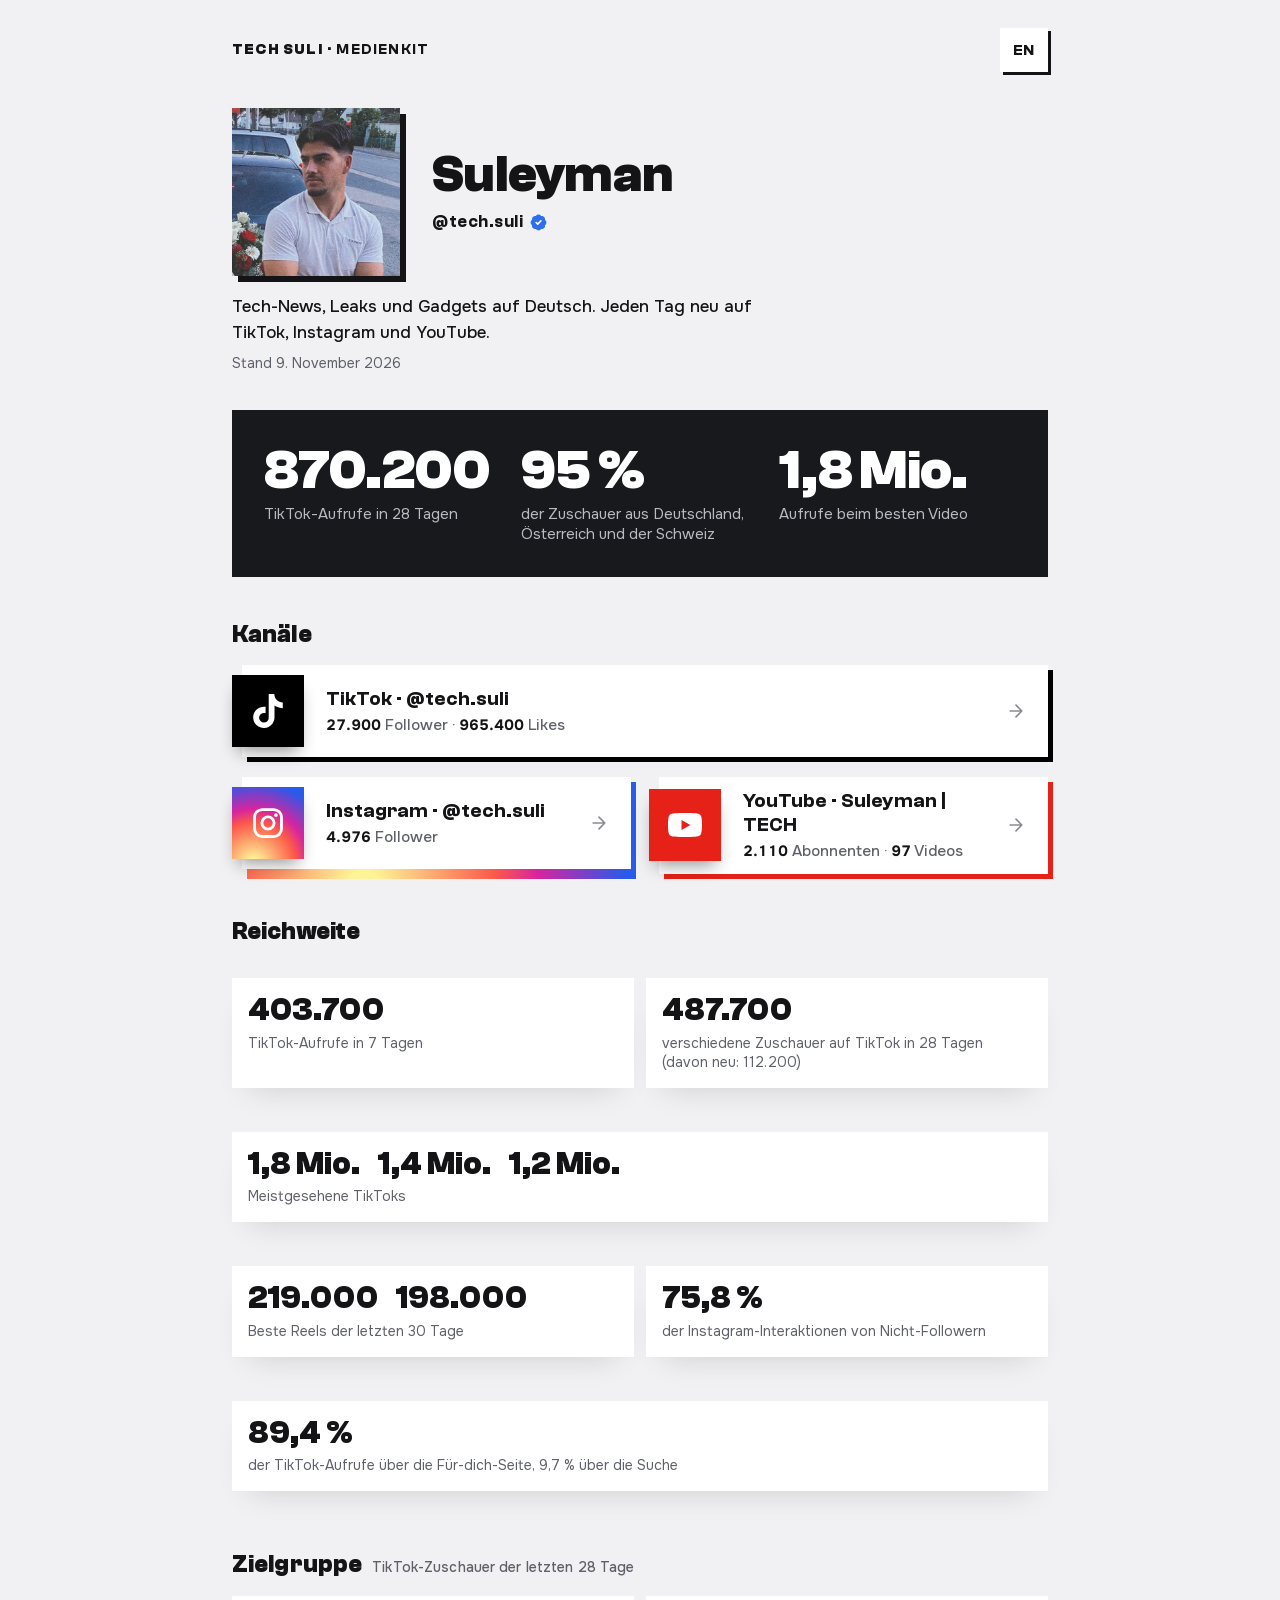
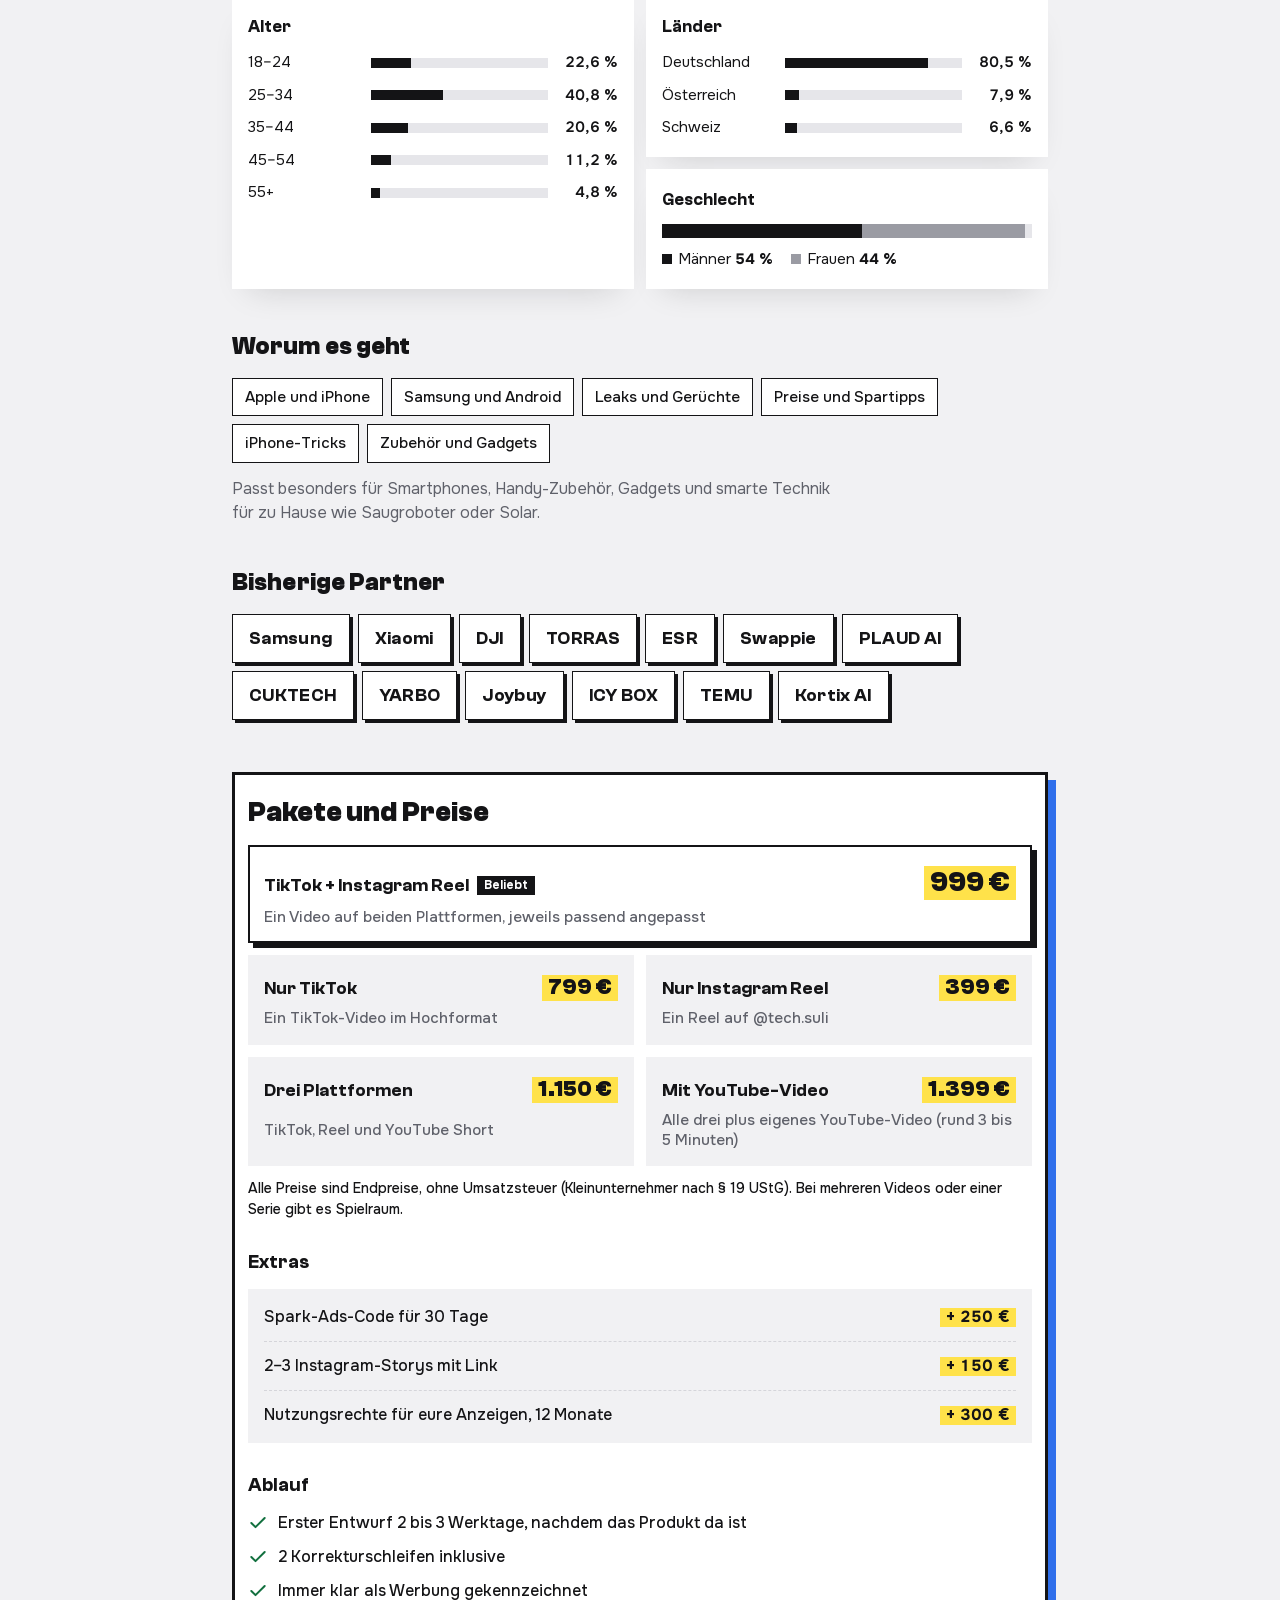
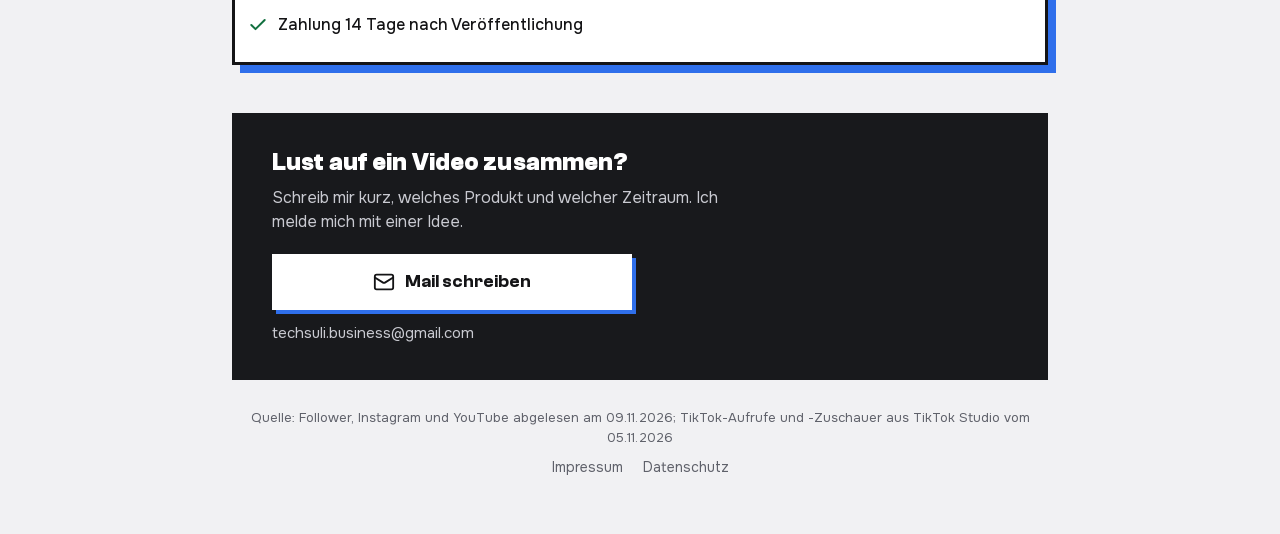
<file: kit-ywsc4a/index.html>
<!doctype html>
<html lang="de">
<head>
<meta charset="utf-8">
<meta name="viewport" content="width=device-width, initial-scale=1, viewport-fit=cover">
<title>Tech Suli · Medienkit</title>
<meta name="robots" content="noindex, nofollow, noarchive, nosnippet, noimageindex">
<meta name="googlebot" content="noindex, nofollow">
<meta name="referrer" content="no-referrer">
<meta name="description" content="Zahlen, Zielgruppe und Formate von @tech.suli">
<meta name="theme-color" content="#F1F1F3">
<meta property="og:title" content="Tech Suli · Medienkit">
<meta property="og:description" content="Zahlen, Zielgruppe und Formate von @tech.suli">
<meta property="og:image" content="https://techsuli.de/assets/hero.jpg">
<link rel="alternate" hreflang="en" href="https://techsuli.de/kit-ywsc4a/en/">
<link rel="icon" type="image/png" sizes="96x96" href="../assets/favicon.png?v=2">
<link rel="apple-touch-icon" href="../assets/apple-touch-icon.png?v=2">
<link rel="preload" href="../assets/fonts/clash-grotesk-700.woff2" as="font" type="font/woff2" crossorigin>
<link rel="stylesheet" href="../assets/fonts.css">
<style>
  :root {
    --page: #F1F1F3;
    --band: #18191C;
    --card: #FFFFFF;
    --ink: #141416;
    --ink-2: #5F616A;
    --soft: #E6E6EA;
    --ok: #12703F;
    --mark: #FFE24A;
    --blue: #2F6FEB;
    --font: "Clash Grotesk", "Onest", system-ui, sans-serif;
    --body: "Onest", system-ui, sans-serif;
    --ease-out: cubic-bezier(.16, 1, .3, 1);
  }
  *, *::before, *::after { box-sizing: border-box; }
  html { -webkit-text-size-adjust: 100%; }
  body {
    margin: 0; background: var(--page); color: var(--ink);
    font-family: var(--body); font-size: 1rem; line-height: 1.5;
    -webkit-font-smoothing: antialiased; min-height: 100dvh;
  }
  ::selection { background: var(--ink); color: #fff; }
  a { color: inherit; }
  img { display: block; max-width: 100%; }
  :focus-visible { outline: 3px solid var(--blue); outline-offset: 3px; }
  h1, h2, .num, .t, .brand { font-family: var(--font); }
  .wrap { max-width: 880px; margin: 0 auto; padding: max(16px, env(safe-area-inset-top)) 16px 40px; }

  .top { display: flex; align-items: center; justify-content: space-between; gap: 12px; }
  .brand { font-size: .9375rem; font-weight: 600; letter-spacing: .08em; text-transform: uppercase; }
  .brand b { font-weight: 700; }
  .lang {
    display: grid; place-items: center; min-width: 48px; height: 44px; padding: 0 12px;
    background: var(--card); font-family: var(--font); font-weight: 600; letter-spacing: .04em;
    text-decoration: none; box-shadow: 3px 3px 0 var(--ink);
    transition: background-color .2s var(--ease-out), color .2s var(--ease-out);
  }
  .lang:hover { background: var(--ink); color: #fff; }

  /* Kopf: Foto mit hartem Schatten, daneben Name */
  .hero { display: grid; grid-template-columns: 112px minmax(0, 1fr); gap: 20px; align-items: center; margin-top: 24px; }
  .photo { position: relative; aspect-ratio: 1; }
  .photo::before { content: ""; position: absolute; inset: 6px -6px -6px 6px; background: var(--ink); }
  .photo img { position: relative; width: 100%; height: 100%; object-fit: cover; object-position: 55% 18%; }
  h1 { margin: 0; font-size: clamp(2rem, 9vw, 3.25rem); font-weight: 700; line-height: 1; letter-spacing: .005em; }
  .handle { display: inline-flex; align-items: center; gap: 6px; margin: 8px 0 0; font-family: var(--font); font-size: 1.0625rem; font-weight: 600; letter-spacing: .03em; }
  .handle svg { width: 19px; height: 19px; color: var(--blue); }
  .bio { margin: 18px 0 0; font-size: 1.0625rem; font-weight: 500; max-width: 46ch; }
  .stand { margin: 8px 0 0; color: var(--ink-2); font-size: .875rem; }

  /* Dunkles Band mit den drei wichtigsten Zahlen */
  .band { margin: 28px -16px 0; padding: 26px 16px; background: var(--band); color: #fff; display: grid; gap: 20px; }
  .band .num { display: block; font-size: clamp(2.5rem, 13vw, 3.5rem); font-weight: 700; line-height: 1; letter-spacing: -.01em; font-variant-numeric: tabular-nums; }
  .band .lbl { display: block; margin-top: 6px; color: #B9BAC2; font-size: .9375rem; line-height: 1.35; max-width: 28ch; }

  section { margin-top: 44px; }
  h2 { margin: 0 0 16px; font-size: 1.5rem; font-weight: 700; line-height: 1.2; letter-spacing: .005em; display: flex; align-items: baseline; gap: 10px; flex-wrap: wrap; }
  h2 small { font-family: var(--body); font-size: .875rem; font-weight: 500; color: var(--ink-2); }

  /* Kanäle wie auf techsuli.de: weiße Karte, schwarze Kachel steht links heraus, Schatten in Logo-Farbe */
  .channels { list-style: none; margin: 0; padding: 0; display: grid; gap: 20px; }
  .channels li { position: relative; }
  .channels li::before { content: ""; position: absolute; left: 15px; right: -5px; top: 5px; bottom: -5px; background: var(--c, var(--ink)); }
  .item {
    position: relative; z-index: 1;
    display: grid; grid-template-columns: minmax(0, 1fr) 22px; align-items: center; gap: 12px;
    min-height: 92px; margin-left: 10px; padding: 12px 20px 12px 84px;
    background: var(--card); text-decoration: none;
    transition: transform .25s var(--ease-out);
  }
  .item:hover { transform: translate(-2px, -2px); }
  .item:active { transform: translate(3px, 3px); }
  .tile {
    position: absolute; left: -10px; top: 50%; transform: translateY(-50%);
    width: 72px; height: 72px; display: grid; place-items: center;
    color: #fff; box-shadow: 0 10px 16px -6px rgba(20, 20, 22, .45);
  }
  .tile svg { width: 34px; height: 34px; }
  .tt { background: #000; }
  .yt { background: #E62117; }
  .ig { background: radial-gradient(circle at 30% 107%, #fdf497 0%, #fdf497 5%, #fd5949 45%, #d6249f 60%, #285AEB 90%); }
  .c-ig { --c: radial-gradient(circle at 30% 107%, #fdf497 0%, #fdf497 5%, #fd5949 45%, #d6249f 60%, #285AEB 90%); }
  .t { display: block; font-size: 1.25rem; font-weight: 600; line-height: 1.2; }
  .s { display: block; margin-top: 4px; color: var(--ink-2); font-size: .9375rem; font-weight: 500; line-height: 1.35; }
  .s b { color: var(--ink); font-weight: 700; font-variant-numeric: tabular-nums; }
  .arrow { width: 20px; height: 20px; color: #8A8A90; transition: transform .25s var(--ease-out), color .25s var(--ease-out); }
  .item:hover .arrow { transform: translateX(3px); color: var(--ink); }

  /* Kacheln mit Zahlen */
  .stats { display: grid; grid-template-columns: 1fr 1fr; gap: 12px; }
  .stat { background: var(--card); padding: 16px; box-shadow: 0 16px 32px -18px rgba(20, 20, 22, .18); }
  .stat.wide { grid-column: 1 / -1; }
  .stat .num { display: block; font-size: clamp(1.625rem, 7vw, 2rem); font-weight: 700; line-height: 1.05; font-variant-numeric: tabular-nums; }
  .stat .lbl { display: block; margin-top: 6px; color: var(--ink-2); font-size: .875rem; line-height: 1.35; }
  .tops { display: flex; flex-wrap: wrap; gap: 6px 18px; }
  .tops .num { display: inline; }

  /* Balken für Zielgruppe */
  .aud { display: grid; gap: 12px; }
  .box { background: var(--card); padding: 18px 16px; box-shadow: 0 16px 32px -18px rgba(20, 20, 22, .18); }
  .box h3 { margin: 0 0 12px; font-family: var(--font); font-size: 1.0625rem; font-weight: 600; }
  .bars { list-style: none; margin: 0; padding: 0; display: grid; gap: 10px; }
  .bar { display: grid; grid-template-columns: 7.5em minmax(0, 1fr) 4em; align-items: center; gap: 10px; font-size: .9375rem; }
  .bar span:last-child { text-align: right; font-weight: 600; font-variant-numeric: tabular-nums; }
  .track { display: block; height: 10px; background: var(--soft); }
  .fill { display: block; height: 100%; width: var(--w); background: var(--ink); transform-origin: left; }
  .split { display: flex; height: 14px; margin-top: 4px; }
  .split i { display: block; height: 100%; }
  .split .m { background: var(--ink); }
  .split .w { background: #9A9BA3; }
  .split .o { background: var(--soft); }
  .legend { display: flex; gap: 18px; margin-top: 10px; font-size: .9375rem; }
  .legend b { font-variant-numeric: tabular-nums; }
  .dot { display: inline-block; width: 10px; height: 10px; margin-right: 6px; vertical-align: 0; }

  .chips { list-style: none; margin: 0; padding: 0; display: flex; flex-wrap: wrap; gap: 8px; }
  .chips li { padding: 7px 12px; background: var(--card); border: 1.5px solid var(--ink); font-weight: 500; font-size: .9375rem; }
  .partners li { font-family: var(--font); font-size: 1.125rem; font-weight: 600; letter-spacing: .02em; padding: 10px 16px; box-shadow: 3px 3px 0 var(--ink); }
  .fit { margin: 14px 0 0; color: var(--ink-2); max-width: 60ch; }

  /* Pakete */
  .packs { list-style: none; margin: 0; padding: 0; display: grid; gap: 12px; }
  .pack {
    display: grid; grid-template-columns: minmax(0, 1fr) auto; gap: 4px 16px; align-items: baseline;
    padding: 16px; background: var(--card); box-shadow: 0 16px 32px -18px rgba(20, 20, 22, .18);
  }
  .pack.tip { box-shadow: inset 0 0 0 2px var(--ink), 5px 5px 0 var(--ink); }
  .pack .t { font-size: 1.125rem; }
  .pack .price { font-family: var(--font); font-size: 1.375rem; font-weight: 700; white-space: nowrap; font-variant-numeric: tabular-nums; }
  .pack .s { grid-column: 1 / -1; margin: 0; }
  /* Preis-Bereich hebt sich ab: weißer Rahmen mit hartem blauem Schatten, Preise mit gelbem Textmarker */
  .prices { margin-top: 52px; padding: 24px 16px 28px; background: var(--card); box-shadow: inset 0 0 0 3px var(--ink), 8px 8px 0 var(--blue); }
  .prices h2 { font-size: 1.75rem; }
  .prices .pack, .prices .extras { background: var(--page); box-shadow: none; }
  .prices .pack.tip { background: var(--card); box-shadow: inset 0 0 0 2px var(--ink), 5px 5px 0 var(--ink); }
  .prices .price, .prices .extras b { padding: 0 6px; background: linear-gradient(transparent 12%, var(--mark) 12%, var(--mark) 92%, transparent 92%); }
  .prices .pack.tip .price { font-size: 1.75rem; }
  .prices .note { color: var(--ink); font-weight: 500; }
  .tag { display: inline-block; margin-left: 8px; padding: 2px 7px; background: var(--ink); color: #fff; font-family: var(--body); font-size: .75rem; font-weight: 700; vertical-align: 2px; }
  .note { margin: 12px 0 0; color: var(--ink-2); font-size: .875rem; }
  .extras { list-style: none; margin: 0; padding: 4px 16px; background: var(--card); }
  .extras li { display: flex; justify-content: space-between; gap: 16px; padding: 12px 0; border-top: 1.5px dashed #D5D5DA; font-weight: 500; }
  .extras li:first-child { border-top: 0; }
  .extras b { white-space: nowrap; font-variant-numeric: tabular-nums; }
  .steps { list-style: none; margin: 0; padding: 0; display: grid; gap: 10px; }
  .steps li { display: flex; gap: 10px; align-items: flex-start; font-weight: 500; }
  .steps svg { width: 20px; height: 20px; margin-top: 2px; color: var(--ok); flex: none; }
  .sub { margin-top: 28px; }
  .sub h3 { margin: 0 0 12px; font-family: var(--font); font-size: 1.1875rem; font-weight: 600; }

  /* Kontakt */
  .contact { margin-top: 48px; padding: 28px 20px; background: var(--band); color: #fff; }
  .contact h2 { margin-bottom: 8px; }
  .contact p { margin: 0 0 20px; color: #C9CAD1; max-width: 46ch; }
  .mailbtn {
    display: flex; align-items: center; justify-content: center; gap: 10px;
    min-height: 56px; padding: 8px 16px; background: #fff; color: var(--ink);
    font-family: var(--font); font-size: 1.125rem; font-weight: 600; text-decoration: none;
    box-shadow: 4px 4px 0 var(--blue);
    transition: transform .2s var(--ease-out);
  }
  .mailbtn:active { transform: translate(2px, 2px); }
  .mailbtn svg { width: 22px; height: 22px; }
  .addr { display: block; margin-top: 12px; text-align: center; color: #C9CAD1; font-size: .9375rem; overflow-wrap: anywhere; user-select: all; }

  footer { margin-top: 28px; color: var(--ink-2); font-size: .8125rem; text-align: center; padding-bottom: env(safe-area-inset-bottom); }
  footer nav { display: flex; justify-content: center; gap: 20px; margin-top: 10px; font-size: .875rem; }
  footer a { text-decoration: none; }
  footer a:hover { color: var(--ink); text-decoration: underline; text-underline-offset: 3px; }

  @media (prefers-reduced-motion: no-preference) {
    .fill { animation: grow 1s var(--ease-out) both .2s; }
    @keyframes grow { from { transform: scaleX(0); } }
  }
  @media (min-width: 700px) {
    .wrap { padding: 28px 32px 56px; }
    .hero { grid-template-columns: 168px minmax(0, 1fr); gap: 32px; margin-top: 36px; }
    .band { margin: 36px 0 0; padding: 32px; grid-template-columns: repeat(3, 1fr); }
    .channels { grid-template-columns: 1fr 1fr; column-gap: 18px; }
    .channels li:first-child { grid-column: 1 / -1; }
    .aud { grid-template-columns: 1fr 1fr; }
    .aud .box:first-child { grid-row: span 2; }
    .packs { grid-template-columns: 1fr 1fr; }
    .packs li:first-child { grid-column: 1 / -1; }
    .contact { padding: 36px 40px; }
    .mailbtn { max-width: 360px; }
    .addr { text-align: left; }
  }
</style>
</head>
<body>
<svg width="0" height="0" style="position:absolute" aria-hidden="true">
  <symbol id="i-tiktok" viewBox="0 0 24 24"><path fill="currentColor" d="M12.525.02c1.31-.02 2.61-.01 3.91-.02.08 1.53.63 3.09 1.75 4.17 1.12 1.11 2.7 1.62 4.24 1.79v4.03c-1.44-.05-2.89-.35-4.2-.97-.57-.26-1.1-.59-1.62-.93-.01 2.92.01 5.84-.02 8.75-.08 1.4-.54 2.79-1.35 3.94-1.31 1.92-3.58 3.17-5.91 3.21-1.43.08-2.86-.31-4.08-1.03-2.02-1.19-3.44-3.37-3.65-5.71-.02-.5-.03-1-.01-1.49.18-1.9 1.12-3.72 2.58-4.96 1.66-1.44 3.98-2.13 6.15-1.72.02 1.48-.04 2.96-.04 4.44-.99-.32-2.15-.23-3.02.37-.63.41-1.11 1.04-1.36 1.75-.21.51-.15 1.07-.14 1.61.24 1.64 1.82 3.02 3.5 2.87 1.12-.01 2.19-.66 2.77-1.61.19-.33.4-.67.41-1.06.1-1.79.06-3.57.07-5.36.01-4.03-.01-8.05.02-12.07z"/></symbol>
  <symbol id="i-instagram" viewBox="0 0 24 24"><g fill="none" stroke="currentColor" stroke-width="2"><rect x="2.5" y="2.5" width="19" height="19" rx="5.5"/><circle cx="12" cy="12" r="4.3"/></g><circle cx="17.6" cy="6.4" r="1.3" fill="currentColor"/></symbol>
  <symbol id="i-youtube" viewBox="0 0 24 24"><path fill="currentColor" d="M23.498 6.186a3.016 3.016 0 0 0-2.122-2.136C19.505 3.545 12 3.545 12 3.545s-7.505 0-9.377.505A3.017 3.017 0 0 0 .502 6.186C0 8.07 0 12 0 12s0 3.93.502 5.814a3.016 3.016 0 0 0 2.122 2.136c1.871.505 9.376.505 9.376.505s7.505 0 9.377-.505a3.015 3.015 0 0 0 2.122-2.136C24 15.93 24 12 24 12s0-3.93-.502-5.814zM9.545 15.568V8.432L15.818 12l-6.273 3.568z"/></symbol>
  <symbol id="i-mail" viewBox="0 0 24 24"><g fill="none" stroke="currentColor" stroke-width="2" stroke-linecap="round" stroke-linejoin="round"><rect width="20" height="16" x="2" y="4" rx="2"/><path d="m22 7-8.97 5.7a1.94 1.94 0 0 1-2.06 0L2 7"/></g></symbol>
  <symbol id="i-badge" viewBox="0 0 24 24"><path fill="currentColor" d="M3.85 8.62a4 4 0 0 1 4.78-4.77 4 4 0 0 1 6.74 0 4 4 0 0 1 4.78 4.78 4 4 0 0 1 0 6.74 4 4 0 0 1-4.77 4.78 4 4 0 0 1-6.75 0 4 4 0 0 1-4.78-4.77 4 4 0 0 1 0-6.76Z"/><path fill="none" stroke="#fff" stroke-width="2" stroke-linecap="round" stroke-linejoin="round" d="m9 12 2 2 4-4"/></symbol>
  <symbol id="i-check" viewBox="0 0 24 24"><path fill="none" stroke="currentColor" stroke-width="2.4" stroke-linecap="round" stroke-linejoin="round" d="M20 6 9 17l-5-5"/></symbol>
  <symbol id="i-right" viewBox="0 0 24 24"><path fill="none" stroke="currentColor" stroke-width="2" stroke-linecap="round" stroke-linejoin="round" d="M5 12h14m-7-7 7 7-7 7"/></symbol>
</svg>
<main class="wrap">
  <div class="top">
    <span class="brand"><b>Tech Suli</b> · Medienkit</span>
    <a class="lang" href="en/" hreflang="en" lang="en" aria-label="English">EN</a>
  </div>

  <header class="hero">
    <div class="photo"><img src="../assets/hero.webp" width="1000" height="1000" alt="Suleyman"></div>
    <div>
      <h1>Suleyman</h1>
      <p class="handle">@tech.suli <svg aria-hidden="true"><use href="#i-badge"/></svg></p>
    </div>
  </header>
  <p class="bio">Tech-News, Leaks und Gadgets auf Deutsch. Jeden Tag neu auf TikTok, Instagram und YouTube.</p>
  <p class="stand">Stand 9. November 2026</p>

  <div class="band" role="list">
    <p role="listitem" style="margin:0"><span class="num">870.200</span><span class="lbl">TikTok-Aufrufe in 28 Tagen</span></p>
    <p role="listitem" style="margin:0"><span class="num">95 %</span><span class="lbl">der Zuschauer aus Deutschland, Österreich und der Schweiz</span></p>
    <p role="listitem" style="margin:0"><span class="num">1,8 Mio.</span><span class="lbl">Aufrufe beim besten Video</span></p>
  </div>

  <section aria-labelledby="h-kanaele">
    <h2 id="h-kanaele">Kanäle</h2>
    <ul class="channels">
      <li style="--c:#000"><a class="item" href="https://www.tiktok.com/@tech.suli" target="_blank" rel="noopener noreferrer">
        <span class="tile tt"><svg aria-hidden="true"><use href="#i-tiktok"/></svg></span>
        <span><span class="t">TikTok · @tech.suli</span><span class="s"><b>27.900</b> Follower · <b>965.400</b> Likes</span></span>
        <svg class="arrow" aria-hidden="true"><use href="#i-right"/></svg>
      </a></li>
      <li class="c-ig"><a class="item" href="https://www.instagram.com/tech.suli/" target="_blank" rel="noopener noreferrer">
        <span class="tile ig"><svg aria-hidden="true"><use href="#i-instagram"/></svg></span>
        <span><span class="t">Instagram · @tech.suli</span><span class="s"><b>4.976</b> Follower</span></span>
        <svg class="arrow" aria-hidden="true"><use href="#i-right"/></svg>
      </a></li>
      <li style="--c:#E62117"><a class="item" href="https://www.youtube.com/@TechSulii" target="_blank" rel="noopener noreferrer">
        <span class="tile yt"><svg aria-hidden="true"><use href="#i-youtube"/></svg></span>
        <span><span class="t">YouTube · Suleyman | TECH</span><span class="s"><b>2.110</b> Abonnenten · <b>97</b> Videos</span></span>
        <svg class="arrow" aria-hidden="true"><use href="#i-right"/></svg>
      </a></li>
    </ul>
  </section>

  <section aria-labelledby="h-reich">
    <h2 id="h-reich">Reichweite</h2>
    <div class="stats">
      <p class="stat"><span class="num">403.700</span><span class="lbl">TikTok-Aufrufe in 7 Tagen</span></p>
      <p class="stat"><span class="num">487.700</span><span class="lbl">verschiedene Zuschauer auf TikTok in 28 Tagen (davon neu: 112.200)</span></p>
      <p class="stat wide"><span class="tops"><span class="num">1,8 Mio.</span><span class="num">1,4 Mio.</span><span class="num">1,2 Mio.</span></span><span class="lbl">Meistgesehene TikToks</span></p>
      <p class="stat"><span class="tops"><span class="num">219.000</span><span class="num">198.000</span></span><span class="lbl">Beste Reels der letzten 30 Tage</span></p>
      <p class="stat"><span class="num">75,8 %</span><span class="lbl">der Instagram-Interaktionen von Nicht-Followern</span></p>
      <p class="stat wide"><span class="num">89,4 %</span><span class="lbl">der TikTok-Aufrufe über die Für-dich-Seite, 9,7 % über die Suche</span></p>
    </div>
  </section>

  <section aria-labelledby="h-ziel">
    <h2 id="h-ziel">Zielgruppe <small>TikTok-Zuschauer der letzten 28 Tage</small></h2>
    <div class="aud">
      <div class="box"><h3>Alter</h3><ul class="bars">
<li class="bar"><span>18–24</span><span class="track"><span class="fill" style="--w:22.6%"></span></span><span>22,6 %</span></li>
<li class="bar"><span>25–34</span><span class="track"><span class="fill" style="--w:40.8%"></span></span><span>40,8 %</span></li>
<li class="bar"><span>35–44</span><span class="track"><span class="fill" style="--w:20.6%"></span></span><span>20,6 %</span></li>
<li class="bar"><span>45–54</span><span class="track"><span class="fill" style="--w:11.2%"></span></span><span>11,2 %</span></li>
<li class="bar"><span>55+</span><span class="track"><span class="fill" style="--w:4.8%"></span></span><span>4,8 %</span></li>
      </ul></div>
      <div class="box"><h3>Länder</h3><ul class="bars">
<li class="bar"><span>Deutschland</span><span class="track"><span class="fill" style="--w:80.5%"></span></span><span>80,5 %</span></li>
<li class="bar"><span>Österreich</span><span class="track"><span class="fill" style="--w:7.9%"></span></span><span>7,9 %</span></li>
<li class="bar"><span>Schweiz</span><span class="track"><span class="fill" style="--w:6.6%"></span></span><span>6,6 %</span></li>
      </ul></div>
      <div class="box"><h3>Geschlecht</h3>
        <div class="split" aria-hidden="true"><i class="m" style="width:54%"></i><i class="w" style="width:44%"></i><i class="o" style="width:2%"></i></div>
        <p class="legend" style="margin-bottom:0"><span><i class="dot" style="background:var(--ink)"></i>Männer <b>54 %</b></span><span><i class="dot" style="background:#9A9BA3"></i>Frauen <b>44 %</b></span></p>
      </div>
    </div>
  </section>

  <section aria-labelledby="h-themen">
    <h2 id="h-themen">Worum es geht</h2>
    <ul class="chips"><li>Apple und iPhone</li><li>Samsung und Android</li><li>Leaks und Gerüchte</li><li>Preise und Spartipps</li><li>iPhone-Tricks</li><li>Zubehör und Gadgets</li></ul>
    <p class="fit">Passt besonders für Smartphones, Handy-Zubehör, Gadgets und smarte Technik für zu Hause wie Saugroboter oder Solar.</p>
  </section>

  <section aria-labelledby="h-partner">
    <h2 id="h-partner">Bisherige Partner</h2>
    <ul class="chips partners"><li>Samsung</li><li>Xiaomi</li><li>DJI</li><li>TORRAS</li><li>ESR</li><li>Swappie</li><li>PLAUD AI</li><li>CUKTECH</li><li>YARBO</li><li>Joybuy</li><li>ICY BOX</li><li>TEMU</li><li>Kortix AI</li></ul>
  </section>

  <section class="prices" aria-labelledby="h-pakete">
    <h2 id="h-pakete">Pakete und Preise</h2>
    <ul class="packs">
<li class="pack tip"><span class="t">TikTok + Instagram Reel<span class="tag">Beliebt</span></span><span class="price">999 €</span><p class="s">Ein Video auf beiden Plattformen, jeweils passend angepasst</p></li>
<li class="pack"><span class="t">Nur TikTok</span><span class="price">799 €</span><p class="s">Ein TikTok-Video im Hochformat</p></li>
<li class="pack"><span class="t">Nur Instagram Reel</span><span class="price">399 €</span><p class="s">Ein Reel auf @tech.suli</p></li>
<li class="pack"><span class="t">Drei Plattformen</span><span class="price">1.150 €</span><p class="s">TikTok, Reel und YouTube Short</p></li>
<li class="pack"><span class="t">Mit YouTube-Video</span><span class="price">1.399 €</span><p class="s">Alle drei plus eigenes YouTube-Video (rund 3 bis 5 Minuten)</p></li>
    </ul>
    <p class="note">Alle Preise sind Endpreise, ohne Umsatzsteuer (Kleinunternehmer nach § 19 UStG). Bei mehreren Videos oder einer Serie gibt es Spielraum.</p>
    <div class="sub"><h3>Extras</h3><ul class="extras">
<li><span>Spark-Ads-Code für 30 Tage</span><b>+ 250 €</b></li>
<li><span>2–3 Instagram-Storys mit Link</span><b>+ 150 €</b></li>
<li><span>Nutzungsrechte für eure Anzeigen, 12 Monate</span><b>+ 300 €</b></li>
    </ul></div>
    <div class="sub"><h3>Ablauf</h3><ul class="steps">
<li><svg aria-hidden="true"><use href="#i-check"/></svg><span>Erster Entwurf 2 bis 3 Werktage, nachdem das Produkt da ist</span></li>
<li><svg aria-hidden="true"><use href="#i-check"/></svg><span>2 Korrekturschleifen inklusive</span></li>
<li><svg aria-hidden="true"><use href="#i-check"/></svg><span>Immer klar als Werbung gekennzeichnet</span></li>
<li><svg aria-hidden="true"><use href="#i-check"/></svg><span>Zahlung 14 Tage nach Veröffentlichung</span></li>
    </ul></div>
  </section>

  <section class="contact" aria-labelledby="h-kontakt">
    <h2 id="h-kontakt">Lust auf ein Video zusammen?</h2>
    <p>Schreib mir kurz, welches Produkt und welcher Zeitraum. Ich melde mich mit einer Idee.</p>
    <a class="mailbtn" href="mailto:techsuli.business@gmail.com?subject=Kooperation%20mit%20%40tech.suli"><svg aria-hidden="true"><use href="#i-mail"/></svg>Mail schreiben</a>
    <span class="addr">techsuli.business@gmail.com</span>
  </section>

  <footer>
    <p style="margin:0">Quelle: Follower, Instagram und YouTube abgelesen am 09.11.2026; TikTok-Aufrufe und -Zuschauer aus TikTok Studio vom 05.11.2026</p>
    <nav><a href="../impressum.html">Impressum</a><a href="../datenschutz.html">Datenschutz</a></nav>
  </footer>
</main>
</body>
</html>
</file>
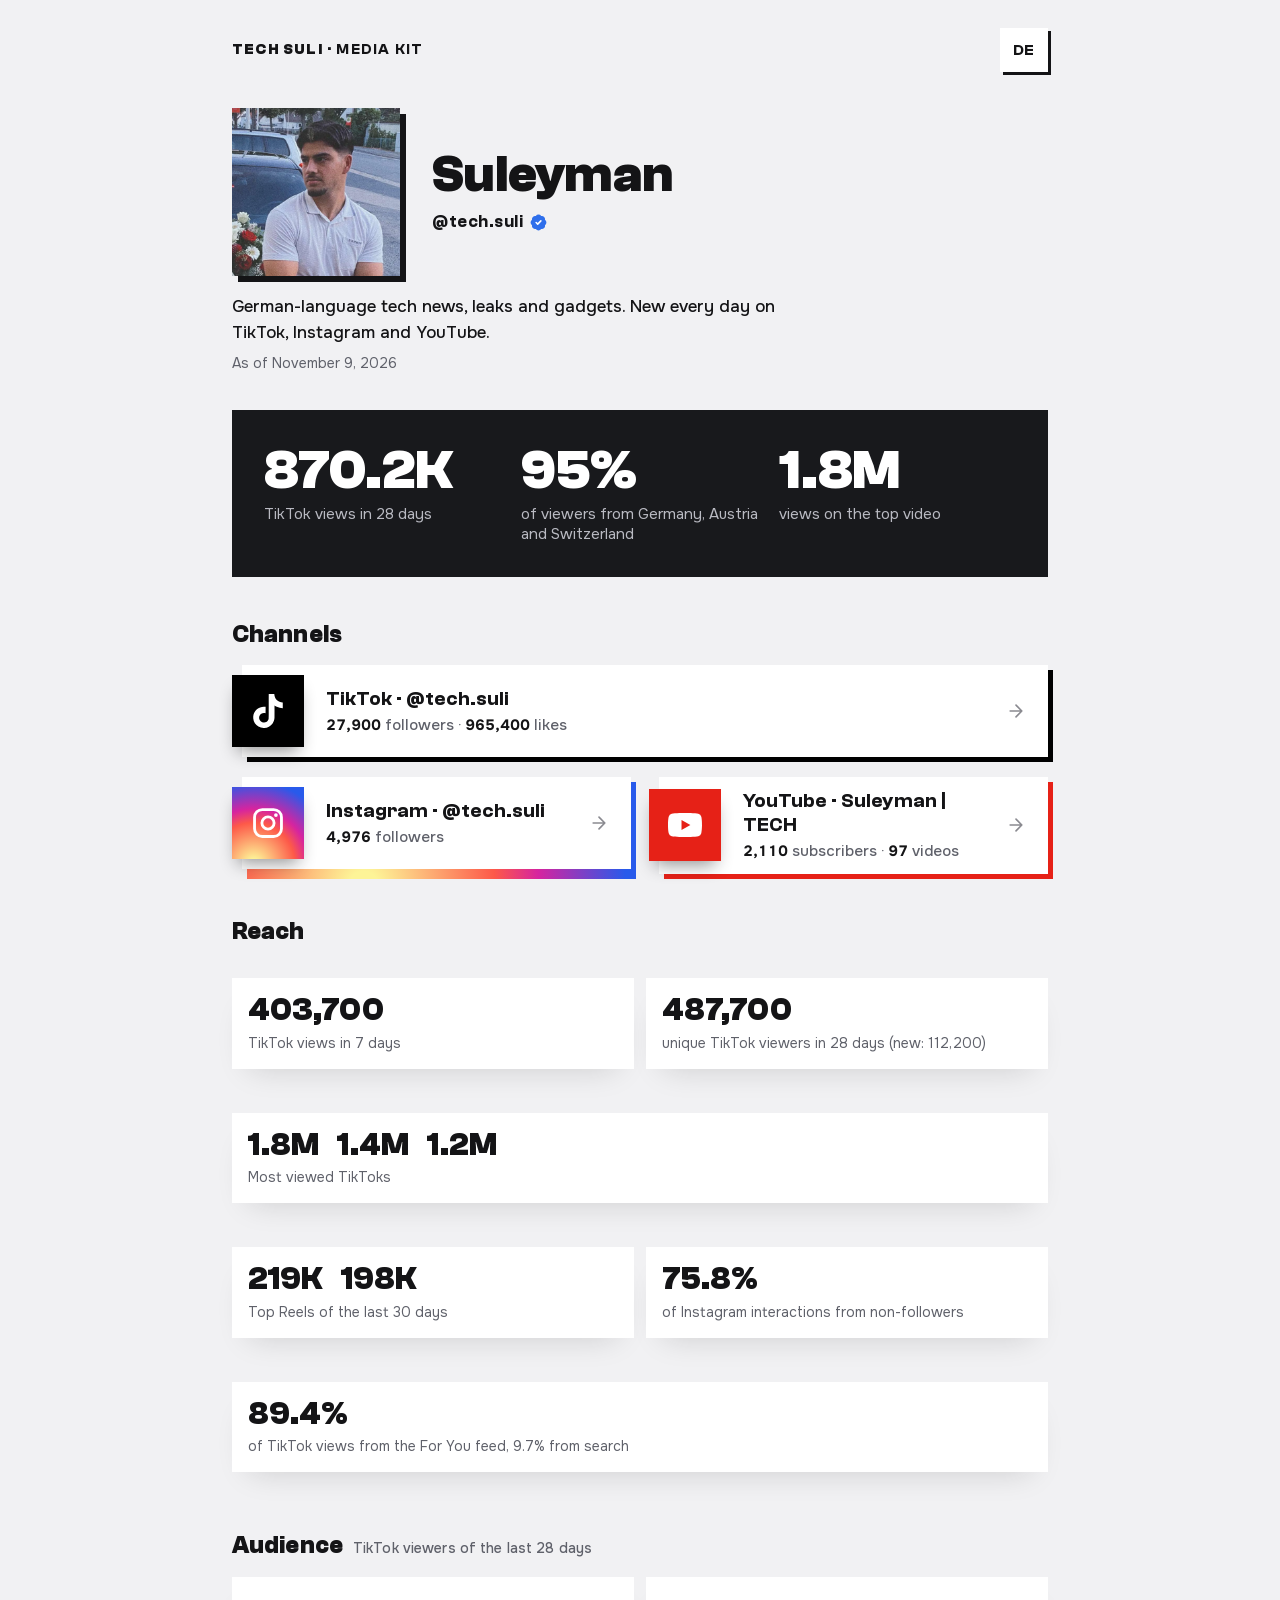
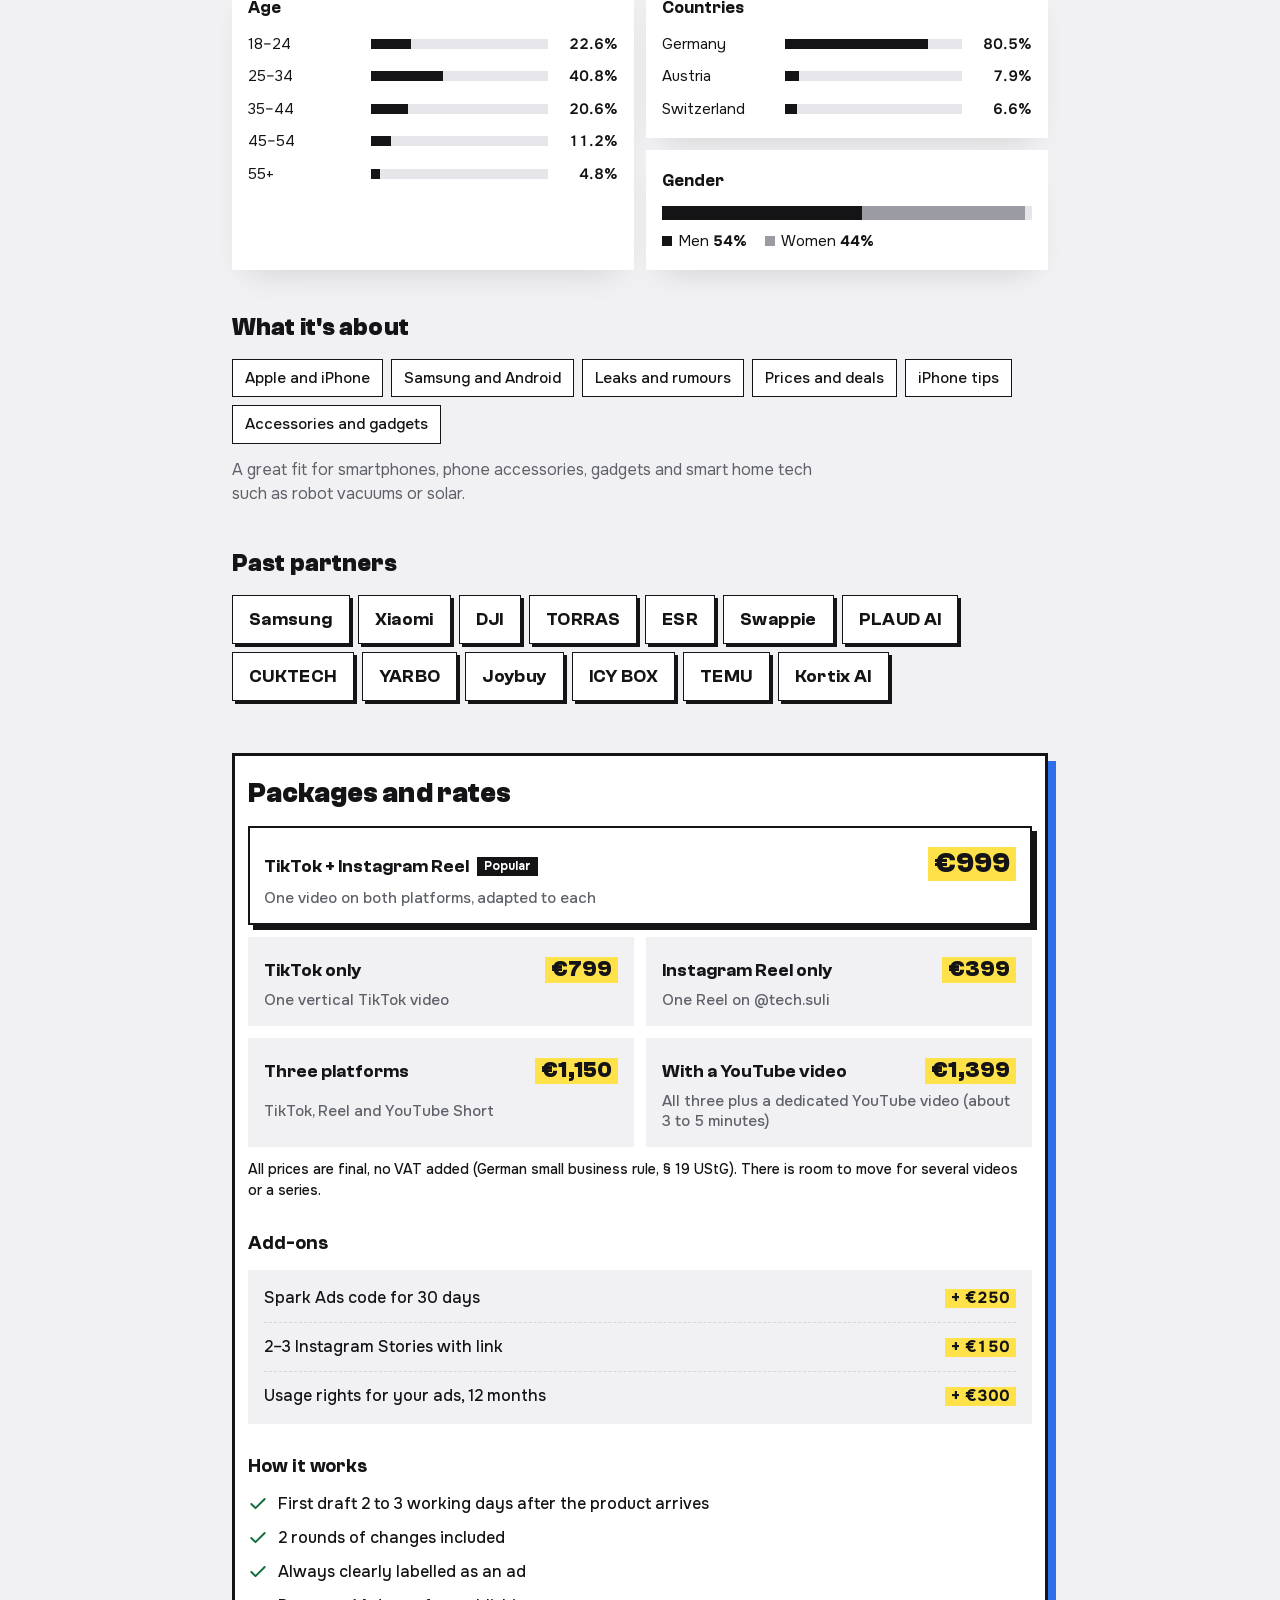
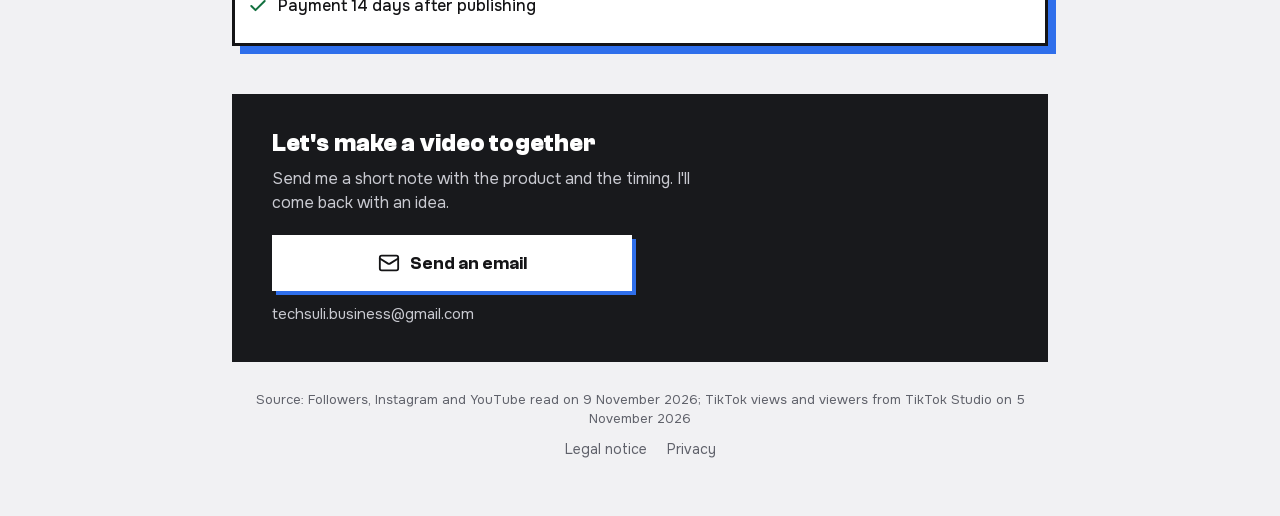
<file: kit-ywsc4a/en/index.html>
<!doctype html>
<html lang="en">
<head>
<meta charset="utf-8">
<meta name="viewport" content="width=device-width, initial-scale=1, viewport-fit=cover">
<title>Tech Suli · Media Kit</title>
<meta name="robots" content="noindex, nofollow, noarchive, nosnippet, noimageindex">
<meta name="googlebot" content="noindex, nofollow">
<meta name="referrer" content="no-referrer">
<meta name="description" content="Numbers, audience and formats of @tech.suli">
<meta name="theme-color" content="#F1F1F3">
<meta property="og:title" content="Tech Suli · Media Kit">
<meta property="og:description" content="Numbers, audience and formats of @tech.suli">
<meta property="og:image" content="https://techsuli.de/assets/hero.jpg">
<link rel="alternate" hreflang="de" href="https://techsuli.de/kit-ywsc4a/">
<link rel="icon" type="image/png" sizes="96x96" href="../../assets/favicon.png?v=2">
<link rel="apple-touch-icon" href="../../assets/apple-touch-icon.png?v=2">
<link rel="preload" href="../../assets/fonts/clash-grotesk-700.woff2" as="font" type="font/woff2" crossorigin>
<link rel="stylesheet" href="../../assets/fonts.css">
<style>
  :root {
    --page: #F1F1F3;
    --band: #18191C;
    --card: #FFFFFF;
    --ink: #141416;
    --ink-2: #5F616A;
    --soft: #E6E6EA;
    --ok: #12703F;
    --mark: #FFE24A;
    --blue: #2F6FEB;
    --font: "Clash Grotesk", "Onest", system-ui, sans-serif;
    --body: "Onest", system-ui, sans-serif;
    --ease-out: cubic-bezier(.16, 1, .3, 1);
  }
  *, *::before, *::after { box-sizing: border-box; }
  html { -webkit-text-size-adjust: 100%; }
  body {
    margin: 0; background: var(--page); color: var(--ink);
    font-family: var(--body); font-size: 1rem; line-height: 1.5;
    -webkit-font-smoothing: antialiased; min-height: 100dvh;
  }
  ::selection { background: var(--ink); color: #fff; }
  a { color: inherit; }
  img { display: block; max-width: 100%; }
  :focus-visible { outline: 3px solid var(--blue); outline-offset: 3px; }
  h1, h2, .num, .t, .brand { font-family: var(--font); }
  .wrap { max-width: 880px; margin: 0 auto; padding: max(16px, env(safe-area-inset-top)) 16px 40px; }

  .top { display: flex; align-items: center; justify-content: space-between; gap: 12px; }
  .brand { font-size: .9375rem; font-weight: 600; letter-spacing: .08em; text-transform: uppercase; }
  .brand b { font-weight: 700; }
  .lang {
    display: grid; place-items: center; min-width: 48px; height: 44px; padding: 0 12px;
    background: var(--card); font-family: var(--font); font-weight: 600; letter-spacing: .04em;
    text-decoration: none; box-shadow: 3px 3px 0 var(--ink);
    transition: background-color .2s var(--ease-out), color .2s var(--ease-out);
  }
  .lang:hover { background: var(--ink); color: #fff; }

  /* Kopf: Foto mit hartem Schatten, daneben Name */
  .hero { display: grid; grid-template-columns: 112px minmax(0, 1fr); gap: 20px; align-items: center; margin-top: 24px; }
  .photo { position: relative; aspect-ratio: 1; }
  .photo::before { content: ""; position: absolute; inset: 6px -6px -6px 6px; background: var(--ink); }
  .photo img { position: relative; width: 100%; height: 100%; object-fit: cover; object-position: 55% 18%; }
  h1 { margin: 0; font-size: clamp(2rem, 9vw, 3.25rem); font-weight: 700; line-height: 1; letter-spacing: .005em; }
  .handle { display: inline-flex; align-items: center; gap: 6px; margin: 8px 0 0; font-family: var(--font); font-size: 1.0625rem; font-weight: 600; letter-spacing: .03em; }
  .handle svg { width: 19px; height: 19px; color: var(--blue); }
  .bio { margin: 18px 0 0; font-size: 1.0625rem; font-weight: 500; max-width: 46ch; }
  .stand { margin: 8px 0 0; color: var(--ink-2); font-size: .875rem; }

  /* Dunkles Band mit den drei wichtigsten Zahlen */
  .band { margin: 28px -16px 0; padding: 26px 16px; background: var(--band); color: #fff; display: grid; gap: 20px; }
  .band .num { display: block; font-size: clamp(2.5rem, 13vw, 3.5rem); font-weight: 700; line-height: 1; letter-spacing: -.01em; font-variant-numeric: tabular-nums; }
  .band .lbl { display: block; margin-top: 6px; color: #B9BAC2; font-size: .9375rem; line-height: 1.35; max-width: 28ch; }

  section { margin-top: 44px; }
  h2 { margin: 0 0 16px; font-size: 1.5rem; font-weight: 700; line-height: 1.2; letter-spacing: .005em; display: flex; align-items: baseline; gap: 10px; flex-wrap: wrap; }
  h2 small { font-family: var(--body); font-size: .875rem; font-weight: 500; color: var(--ink-2); }

  /* Kanäle wie auf techsuli.de: weiße Karte, schwarze Kachel steht links heraus, Schatten in Logo-Farbe */
  .channels { list-style: none; margin: 0; padding: 0; display: grid; gap: 20px; }
  .channels li { position: relative; }
  .channels li::before { content: ""; position: absolute; left: 15px; right: -5px; top: 5px; bottom: -5px; background: var(--c, var(--ink)); }
  .item {
    position: relative; z-index: 1;
    display: grid; grid-template-columns: minmax(0, 1fr) 22px; align-items: center; gap: 12px;
    min-height: 92px; margin-left: 10px; padding: 12px 20px 12px 84px;
    background: var(--card); text-decoration: none;
    transition: transform .25s var(--ease-out);
  }
  .item:hover { transform: translate(-2px, -2px); }
  .item:active { transform: translate(3px, 3px); }
  .tile {
    position: absolute; left: -10px; top: 50%; transform: translateY(-50%);
    width: 72px; height: 72px; display: grid; place-items: center;
    color: #fff; box-shadow: 0 10px 16px -6px rgba(20, 20, 22, .45);
  }
  .tile svg { width: 34px; height: 34px; }
  .tt { background: #000; }
  .yt { background: #E62117; }
  .ig { background: radial-gradient(circle at 30% 107%, #fdf497 0%, #fdf497 5%, #fd5949 45%, #d6249f 60%, #285AEB 90%); }
  .c-ig { --c: radial-gradient(circle at 30% 107%, #fdf497 0%, #fdf497 5%, #fd5949 45%, #d6249f 60%, #285AEB 90%); }
  .t { display: block; font-size: 1.25rem; font-weight: 600; line-height: 1.2; }
  .s { display: block; margin-top: 4px; color: var(--ink-2); font-size: .9375rem; font-weight: 500; line-height: 1.35; }
  .s b { color: var(--ink); font-weight: 700; font-variant-numeric: tabular-nums; }
  .arrow { width: 20px; height: 20px; color: #8A8A90; transition: transform .25s var(--ease-out), color .25s var(--ease-out); }
  .item:hover .arrow { transform: translateX(3px); color: var(--ink); }

  /* Kacheln mit Zahlen */
  .stats { display: grid; grid-template-columns: 1fr 1fr; gap: 12px; }
  .stat { background: var(--card); padding: 16px; box-shadow: 0 16px 32px -18px rgba(20, 20, 22, .18); }
  .stat.wide { grid-column: 1 / -1; }
  .stat .num { display: block; font-size: clamp(1.625rem, 7vw, 2rem); font-weight: 700; line-height: 1.05; font-variant-numeric: tabular-nums; }
  .stat .lbl { display: block; margin-top: 6px; color: var(--ink-2); font-size: .875rem; line-height: 1.35; }
  .tops { display: flex; flex-wrap: wrap; gap: 6px 18px; }
  .tops .num { display: inline; }

  /* Balken für Zielgruppe */
  .aud { display: grid; gap: 12px; }
  .box { background: var(--card); padding: 18px 16px; box-shadow: 0 16px 32px -18px rgba(20, 20, 22, .18); }
  .box h3 { margin: 0 0 12px; font-family: var(--font); font-size: 1.0625rem; font-weight: 600; }
  .bars { list-style: none; margin: 0; padding: 0; display: grid; gap: 10px; }
  .bar { display: grid; grid-template-columns: 7.5em minmax(0, 1fr) 4em; align-items: center; gap: 10px; font-size: .9375rem; }
  .bar span:last-child { text-align: right; font-weight: 600; font-variant-numeric: tabular-nums; }
  .track { display: block; height: 10px; background: var(--soft); }
  .fill { display: block; height: 100%; width: var(--w); background: var(--ink); transform-origin: left; }
  .split { display: flex; height: 14px; margin-top: 4px; }
  .split i { display: block; height: 100%; }
  .split .m { background: var(--ink); }
  .split .w { background: #9A9BA3; }
  .split .o { background: var(--soft); }
  .legend { display: flex; gap: 18px; margin-top: 10px; font-size: .9375rem; }
  .legend b { font-variant-numeric: tabular-nums; }
  .dot { display: inline-block; width: 10px; height: 10px; margin-right: 6px; vertical-align: 0; }

  .chips { list-style: none; margin: 0; padding: 0; display: flex; flex-wrap: wrap; gap: 8px; }
  .chips li { padding: 7px 12px; background: var(--card); border: 1.5px solid var(--ink); font-weight: 500; font-size: .9375rem; }
  .partners li { font-family: var(--font); font-size: 1.125rem; font-weight: 600; letter-spacing: .02em; padding: 10px 16px; box-shadow: 3px 3px 0 var(--ink); }
  .fit { margin: 14px 0 0; color: var(--ink-2); max-width: 60ch; }

  /* Pakete */
  .packs { list-style: none; margin: 0; padding: 0; display: grid; gap: 12px; }
  .pack {
    display: grid; grid-template-columns: minmax(0, 1fr) auto; gap: 4px 16px; align-items: baseline;
    padding: 16px; background: var(--card); box-shadow: 0 16px 32px -18px rgba(20, 20, 22, .18);
  }
  .pack.tip { box-shadow: inset 0 0 0 2px var(--ink), 5px 5px 0 var(--ink); }
  .pack .t { font-size: 1.125rem; }
  .pack .price { font-family: var(--font); font-size: 1.375rem; font-weight: 700; white-space: nowrap; font-variant-numeric: tabular-nums; }
  .pack .s { grid-column: 1 / -1; margin: 0; }
  /* Preis-Bereich hebt sich ab: weißer Rahmen mit hartem blauem Schatten, Preise mit gelbem Textmarker */
  .prices { margin-top: 52px; padding: 24px 16px 28px; background: var(--card); box-shadow: inset 0 0 0 3px var(--ink), 8px 8px 0 var(--blue); }
  .prices h2 { font-size: 1.75rem; }
  .prices .pack, .prices .extras { background: var(--page); box-shadow: none; }
  .prices .pack.tip { background: var(--card); box-shadow: inset 0 0 0 2px var(--ink), 5px 5px 0 var(--ink); }
  .prices .price, .prices .extras b { padding: 0 6px; background: linear-gradient(transparent 12%, var(--mark) 12%, var(--mark) 92%, transparent 92%); }
  .prices .pack.tip .price { font-size: 1.75rem; }
  .prices .note { color: var(--ink); font-weight: 500; }
  .tag { display: inline-block; margin-left: 8px; padding: 2px 7px; background: var(--ink); color: #fff; font-family: var(--body); font-size: .75rem; font-weight: 700; vertical-align: 2px; }
  .note { margin: 12px 0 0; color: var(--ink-2); font-size: .875rem; }
  .extras { list-style: none; margin: 0; padding: 4px 16px; background: var(--card); }
  .extras li { display: flex; justify-content: space-between; gap: 16px; padding: 12px 0; border-top: 1.5px dashed #D5D5DA; font-weight: 500; }
  .extras li:first-child { border-top: 0; }
  .extras b { white-space: nowrap; font-variant-numeric: tabular-nums; }
  .steps { list-style: none; margin: 0; padding: 0; display: grid; gap: 10px; }
  .steps li { display: flex; gap: 10px; align-items: flex-start; font-weight: 500; }
  .steps svg { width: 20px; height: 20px; margin-top: 2px; color: var(--ok); flex: none; }
  .sub { margin-top: 28px; }
  .sub h3 { margin: 0 0 12px; font-family: var(--font); font-size: 1.1875rem; font-weight: 600; }

  /* Kontakt */
  .contact { margin-top: 48px; padding: 28px 20px; background: var(--band); color: #fff; }
  .contact h2 { margin-bottom: 8px; }
  .contact p { margin: 0 0 20px; color: #C9CAD1; max-width: 46ch; }
  .mailbtn {
    display: flex; align-items: center; justify-content: center; gap: 10px;
    min-height: 56px; padding: 8px 16px; background: #fff; color: var(--ink);
    font-family: var(--font); font-size: 1.125rem; font-weight: 600; text-decoration: none;
    box-shadow: 4px 4px 0 var(--blue);
    transition: transform .2s var(--ease-out);
  }
  .mailbtn:active { transform: translate(2px, 2px); }
  .mailbtn svg { width: 22px; height: 22px; }
  .addr { display: block; margin-top: 12px; text-align: center; color: #C9CAD1; font-size: .9375rem; overflow-wrap: anywhere; user-select: all; }

  footer { margin-top: 28px; color: var(--ink-2); font-size: .8125rem; text-align: center; padding-bottom: env(safe-area-inset-bottom); }
  footer nav { display: flex; justify-content: center; gap: 20px; margin-top: 10px; font-size: .875rem; }
  footer a { text-decoration: none; }
  footer a:hover { color: var(--ink); text-decoration: underline; text-underline-offset: 3px; }

  @media (prefers-reduced-motion: no-preference) {
    .fill { animation: grow 1s var(--ease-out) both .2s; }
    @keyframes grow { from { transform: scaleX(0); } }
  }
  @media (min-width: 700px) {
    .wrap { padding: 28px 32px 56px; }
    .hero { grid-template-columns: 168px minmax(0, 1fr); gap: 32px; margin-top: 36px; }
    .band { margin: 36px 0 0; padding: 32px; grid-template-columns: repeat(3, 1fr); }
    .channels { grid-template-columns: 1fr 1fr; column-gap: 18px; }
    .channels li:first-child { grid-column: 1 / -1; }
    .aud { grid-template-columns: 1fr 1fr; }
    .aud .box:first-child { grid-row: span 2; }
    .packs { grid-template-columns: 1fr 1fr; }
    .packs li:first-child { grid-column: 1 / -1; }
    .contact { padding: 36px 40px; }
    .mailbtn { max-width: 360px; }
    .addr { text-align: left; }
  }
</style>
</head>
<body>
<svg width="0" height="0" style="position:absolute" aria-hidden="true">
  <symbol id="i-tiktok" viewBox="0 0 24 24"><path fill="currentColor" d="M12.525.02c1.31-.02 2.61-.01 3.91-.02.08 1.53.63 3.09 1.75 4.17 1.12 1.11 2.7 1.62 4.24 1.79v4.03c-1.44-.05-2.89-.35-4.2-.97-.57-.26-1.1-.59-1.62-.93-.01 2.92.01 5.84-.02 8.75-.08 1.4-.54 2.79-1.35 3.94-1.31 1.92-3.58 3.17-5.91 3.21-1.43.08-2.86-.31-4.08-1.03-2.02-1.19-3.44-3.37-3.65-5.71-.02-.5-.03-1-.01-1.49.18-1.9 1.12-3.72 2.58-4.96 1.66-1.44 3.98-2.13 6.15-1.72.02 1.48-.04 2.96-.04 4.44-.99-.32-2.15-.23-3.02.37-.63.41-1.11 1.04-1.36 1.75-.21.51-.15 1.07-.14 1.61.24 1.64 1.82 3.02 3.5 2.87 1.12-.01 2.19-.66 2.77-1.61.19-.33.4-.67.41-1.06.1-1.79.06-3.57.07-5.36.01-4.03-.01-8.05.02-12.07z"/></symbol>
  <symbol id="i-instagram" viewBox="0 0 24 24"><g fill="none" stroke="currentColor" stroke-width="2"><rect x="2.5" y="2.5" width="19" height="19" rx="5.5"/><circle cx="12" cy="12" r="4.3"/></g><circle cx="17.6" cy="6.4" r="1.3" fill="currentColor"/></symbol>
  <symbol id="i-youtube" viewBox="0 0 24 24"><path fill="currentColor" d="M23.498 6.186a3.016 3.016 0 0 0-2.122-2.136C19.505 3.545 12 3.545 12 3.545s-7.505 0-9.377.505A3.017 3.017 0 0 0 .502 6.186C0 8.07 0 12 0 12s0 3.93.502 5.814a3.016 3.016 0 0 0 2.122 2.136c1.871.505 9.376.505 9.376.505s7.505 0 9.377-.505a3.015 3.015 0 0 0 2.122-2.136C24 15.93 24 12 24 12s0-3.93-.502-5.814zM9.545 15.568V8.432L15.818 12l-6.273 3.568z"/></symbol>
  <symbol id="i-mail" viewBox="0 0 24 24"><g fill="none" stroke="currentColor" stroke-width="2" stroke-linecap="round" stroke-linejoin="round"><rect width="20" height="16" x="2" y="4" rx="2"/><path d="m22 7-8.97 5.7a1.94 1.94 0 0 1-2.06 0L2 7"/></g></symbol>
  <symbol id="i-badge" viewBox="0 0 24 24"><path fill="currentColor" d="M3.85 8.62a4 4 0 0 1 4.78-4.77 4 4 0 0 1 6.74 0 4 4 0 0 1 4.78 4.78 4 4 0 0 1 0 6.74 4 4 0 0 1-4.77 4.78 4 4 0 0 1-6.75 0 4 4 0 0 1-4.78-4.77 4 4 0 0 1 0-6.76Z"/><path fill="none" stroke="#fff" stroke-width="2" stroke-linecap="round" stroke-linejoin="round" d="m9 12 2 2 4-4"/></symbol>
  <symbol id="i-check" viewBox="0 0 24 24"><path fill="none" stroke="currentColor" stroke-width="2.4" stroke-linecap="round" stroke-linejoin="round" d="M20 6 9 17l-5-5"/></symbol>
  <symbol id="i-right" viewBox="0 0 24 24"><path fill="none" stroke="currentColor" stroke-width="2" stroke-linecap="round" stroke-linejoin="round" d="M5 12h14m-7-7 7 7-7 7"/></symbol>
</svg>
<main class="wrap">
  <div class="top">
    <span class="brand"><b>Tech Suli</b> · Media Kit</span>
    <a class="lang" href="../" hreflang="de" lang="de" aria-label="Deutsch">DE</a>
  </div>

  <header class="hero">
    <div class="photo"><img src="../../assets/hero.webp" width="1000" height="1000" alt="Suleyman"></div>
    <div>
      <h1>Suleyman</h1>
      <p class="handle">@tech.suli <svg aria-hidden="true"><use href="#i-badge"/></svg></p>
    </div>
  </header>
  <p class="bio">German-language tech news, leaks and gadgets. New every day on TikTok, Instagram and YouTube.</p>
  <p class="stand">As of November 9, 2026</p>

  <div class="band" role="list">
    <p role="listitem" style="margin:0"><span class="num">870.2K</span><span class="lbl">TikTok views in 28 days</span></p>
    <p role="listitem" style="margin:0"><span class="num">95%</span><span class="lbl">of viewers from Germany, Austria and Switzerland</span></p>
    <p role="listitem" style="margin:0"><span class="num">1.8M</span><span class="lbl">views on the top video</span></p>
  </div>

  <section aria-labelledby="h-kanaele">
    <h2 id="h-kanaele">Channels</h2>
    <ul class="channels">
      <li style="--c:#000"><a class="item" href="https://www.tiktok.com/@tech.suli" target="_blank" rel="noopener noreferrer">
        <span class="tile tt"><svg aria-hidden="true"><use href="#i-tiktok"/></svg></span>
        <span><span class="t">TikTok · @tech.suli</span><span class="s"><b>27,900</b> followers · <b>965,400</b> likes</span></span>
        <svg class="arrow" aria-hidden="true"><use href="#i-right"/></svg>
      </a></li>
      <li class="c-ig"><a class="item" href="https://www.instagram.com/tech.suli/" target="_blank" rel="noopener noreferrer">
        <span class="tile ig"><svg aria-hidden="true"><use href="#i-instagram"/></svg></span>
        <span><span class="t">Instagram · @tech.suli</span><span class="s"><b>4,976</b> followers</span></span>
        <svg class="arrow" aria-hidden="true"><use href="#i-right"/></svg>
      </a></li>
      <li style="--c:#E62117"><a class="item" href="https://www.youtube.com/@TechSulii" target="_blank" rel="noopener noreferrer">
        <span class="tile yt"><svg aria-hidden="true"><use href="#i-youtube"/></svg></span>
        <span><span class="t">YouTube · Suleyman | TECH</span><span class="s"><b>2,110</b> subscribers · <b>97</b> videos</span></span>
        <svg class="arrow" aria-hidden="true"><use href="#i-right"/></svg>
      </a></li>
    </ul>
  </section>

  <section aria-labelledby="h-reich">
    <h2 id="h-reich">Reach</h2>
    <div class="stats">
      <p class="stat"><span class="num">403,700</span><span class="lbl">TikTok views in 7 days</span></p>
      <p class="stat"><span class="num">487,700</span><span class="lbl">unique TikTok viewers in 28 days (new: 112,200)</span></p>
      <p class="stat wide"><span class="tops"><span class="num">1.8M</span><span class="num">1.4M</span><span class="num">1.2M</span></span><span class="lbl">Most viewed TikToks</span></p>
      <p class="stat"><span class="tops"><span class="num">219K</span><span class="num">198K</span></span><span class="lbl">Top Reels of the last 30 days</span></p>
      <p class="stat"><span class="num">75.8%</span><span class="lbl">of Instagram interactions from non-followers</span></p>
      <p class="stat wide"><span class="num">89.4%</span><span class="lbl">of TikTok views from the For You feed, 9.7% from search</span></p>
    </div>
  </section>

  <section aria-labelledby="h-ziel">
    <h2 id="h-ziel">Audience <small>TikTok viewers of the last 28 days</small></h2>
    <div class="aud">
      <div class="box"><h3>Age</h3><ul class="bars">
<li class="bar"><span>18–24</span><span class="track"><span class="fill" style="--w:22.6%"></span></span><span>22.6%</span></li>
<li class="bar"><span>25–34</span><span class="track"><span class="fill" style="--w:40.8%"></span></span><span>40.8%</span></li>
<li class="bar"><span>35–44</span><span class="track"><span class="fill" style="--w:20.6%"></span></span><span>20.6%</span></li>
<li class="bar"><span>45–54</span><span class="track"><span class="fill" style="--w:11.2%"></span></span><span>11.2%</span></li>
<li class="bar"><span>55+</span><span class="track"><span class="fill" style="--w:4.8%"></span></span><span>4.8%</span></li>
      </ul></div>
      <div class="box"><h3>Countries</h3><ul class="bars">
<li class="bar"><span>Germany</span><span class="track"><span class="fill" style="--w:80.5%"></span></span><span>80.5%</span></li>
<li class="bar"><span>Austria</span><span class="track"><span class="fill" style="--w:7.9%"></span></span><span>7.9%</span></li>
<li class="bar"><span>Switzerland</span><span class="track"><span class="fill" style="--w:6.6%"></span></span><span>6.6%</span></li>
      </ul></div>
      <div class="box"><h3>Gender</h3>
        <div class="split" aria-hidden="true"><i class="m" style="width:54%"></i><i class="w" style="width:44%"></i><i class="o" style="width:2%"></i></div>
        <p class="legend" style="margin-bottom:0"><span><i class="dot" style="background:var(--ink)"></i>Men <b>54%</b></span><span><i class="dot" style="background:#9A9BA3"></i>Women <b>44%</b></span></p>
      </div>
    </div>
  </section>

  <section aria-labelledby="h-themen">
    <h2 id="h-themen">What it's about</h2>
    <ul class="chips"><li>Apple and iPhone</li><li>Samsung and Android</li><li>Leaks and rumours</li><li>Prices and deals</li><li>iPhone tips</li><li>Accessories and gadgets</li></ul>
    <p class="fit">A great fit for smartphones, phone accessories, gadgets and smart home tech such as robot vacuums or solar.</p>
  </section>

  <section aria-labelledby="h-partner">
    <h2 id="h-partner">Past partners</h2>
    <ul class="chips partners"><li>Samsung</li><li>Xiaomi</li><li>DJI</li><li>TORRAS</li><li>ESR</li><li>Swappie</li><li>PLAUD AI</li><li>CUKTECH</li><li>YARBO</li><li>Joybuy</li><li>ICY BOX</li><li>TEMU</li><li>Kortix AI</li></ul>
  </section>

  <section class="prices" aria-labelledby="h-pakete">
    <h2 id="h-pakete">Packages and rates</h2>
    <ul class="packs">
<li class="pack tip"><span class="t">TikTok + Instagram Reel<span class="tag">Popular</span></span><span class="price">€999</span><p class="s">One video on both platforms, adapted to each</p></li>
<li class="pack"><span class="t">TikTok only</span><span class="price">€799</span><p class="s">One vertical TikTok video</p></li>
<li class="pack"><span class="t">Instagram Reel only</span><span class="price">€399</span><p class="s">One Reel on @tech.suli</p></li>
<li class="pack"><span class="t">Three platforms</span><span class="price">€1,150</span><p class="s">TikTok, Reel and YouTube Short</p></li>
<li class="pack"><span class="t">With a YouTube video</span><span class="price">€1,399</span><p class="s">All three plus a dedicated YouTube video (about 3 to 5 minutes)</p></li>
    </ul>
    <p class="note">All prices are final, no VAT added (German small business rule, § 19 UStG). There is room to move for several videos or a series.</p>
    <div class="sub"><h3>Add-ons</h3><ul class="extras">
<li><span>Spark Ads code for 30 days</span><b>+ €250</b></li>
<li><span>2–3 Instagram Stories with link</span><b>+ €150</b></li>
<li><span>Usage rights for your ads, 12 months</span><b>+ €300</b></li>
    </ul></div>
    <div class="sub"><h3>How it works</h3><ul class="steps">
<li><svg aria-hidden="true"><use href="#i-check"/></svg><span>First draft 2 to 3 working days after the product arrives</span></li>
<li><svg aria-hidden="true"><use href="#i-check"/></svg><span>2 rounds of changes included</span></li>
<li><svg aria-hidden="true"><use href="#i-check"/></svg><span>Always clearly labelled as an ad</span></li>
<li><svg aria-hidden="true"><use href="#i-check"/></svg><span>Payment 14 days after publishing</span></li>
    </ul></div>
  </section>

  <section class="contact" aria-labelledby="h-kontakt">
    <h2 id="h-kontakt">Let's make a video together</h2>
    <p>Send me a short note with the product and the timing. I&#x27;ll come back with an idea.</p>
    <a class="mailbtn" href="mailto:techsuli.business@gmail.com?subject=Collaboration%20with%20%40tech.suli"><svg aria-hidden="true"><use href="#i-mail"/></svg>Send an email</a>
    <span class="addr">techsuli.business@gmail.com</span>
  </section>

  <footer>
    <p style="margin:0">Source: Followers, Instagram and YouTube read on 9 November 2026; TikTok views and viewers from TikTok Studio on 5 November 2026</p>
    <nav><a href="../../impressum.html">Legal notice</a><a href="../../datenschutz.html">Privacy</a></nav>
  </footer>
</main>
</body>
</html>
</file>
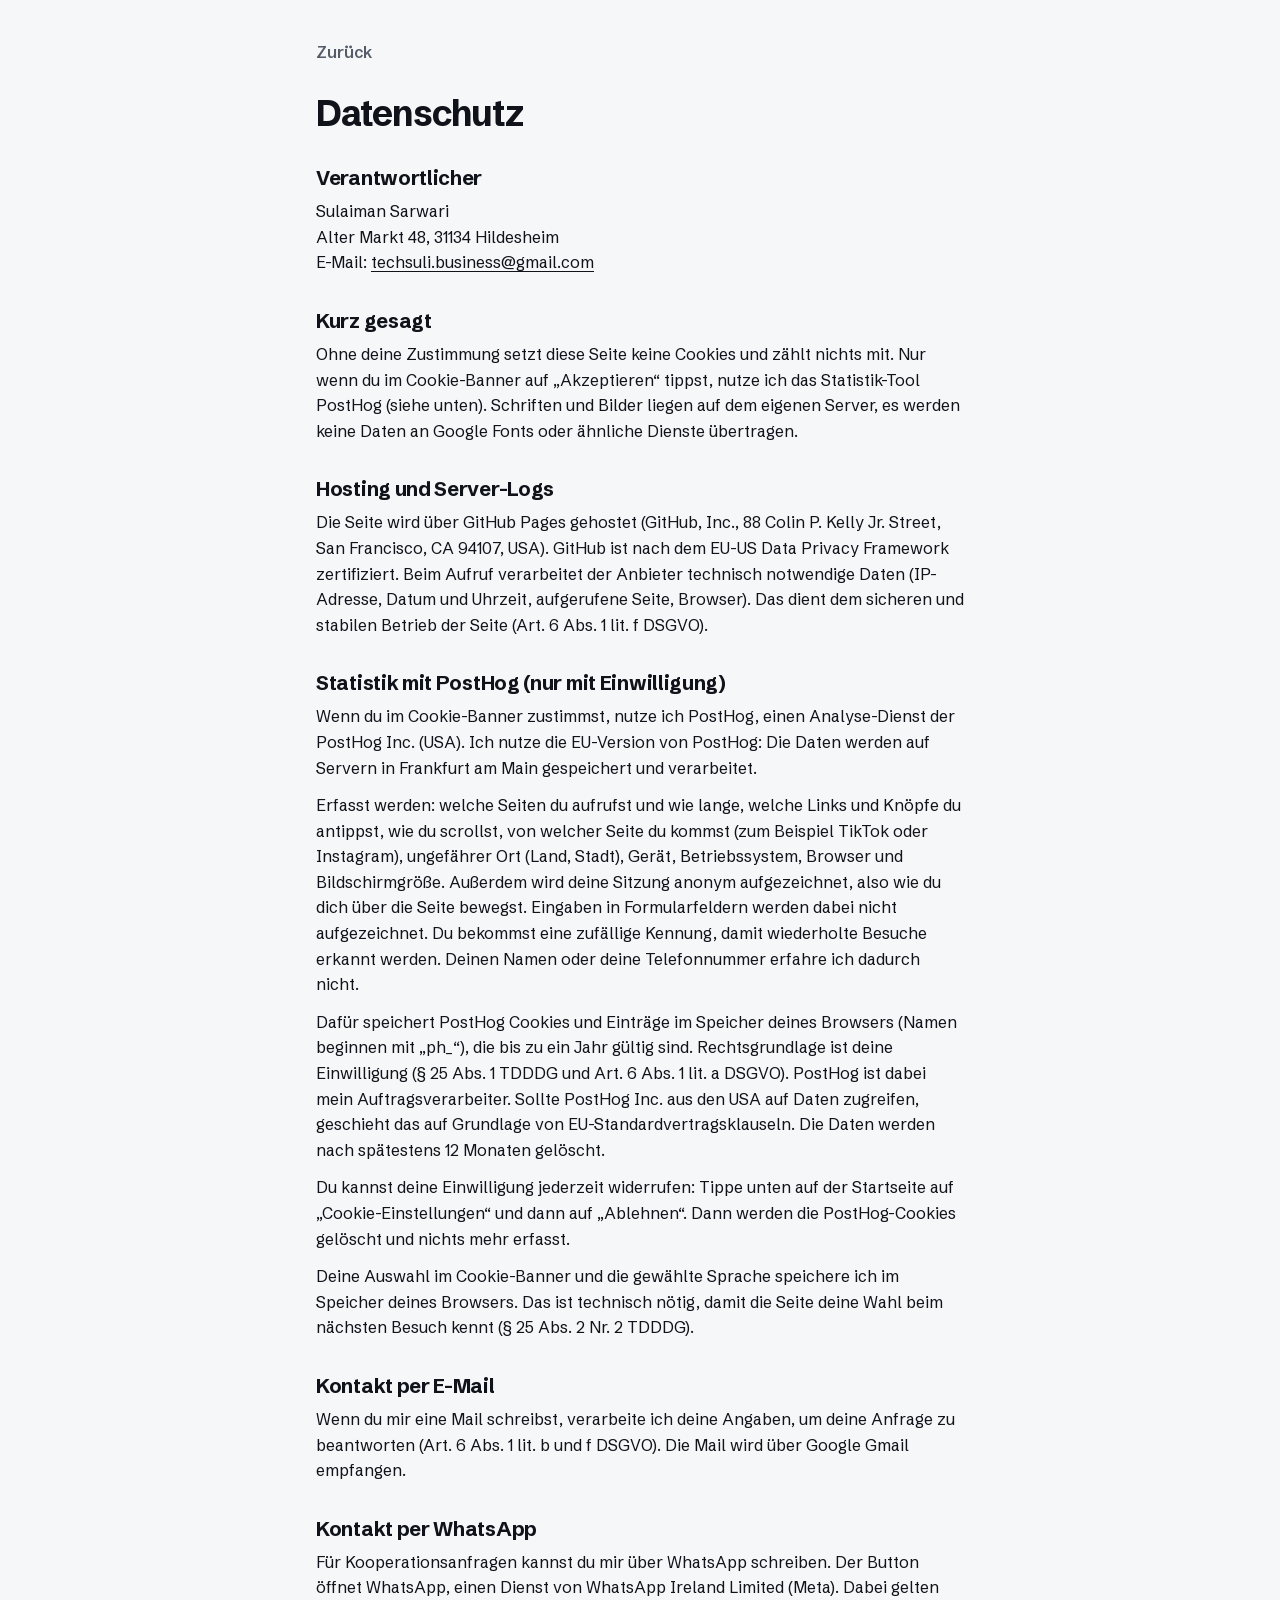
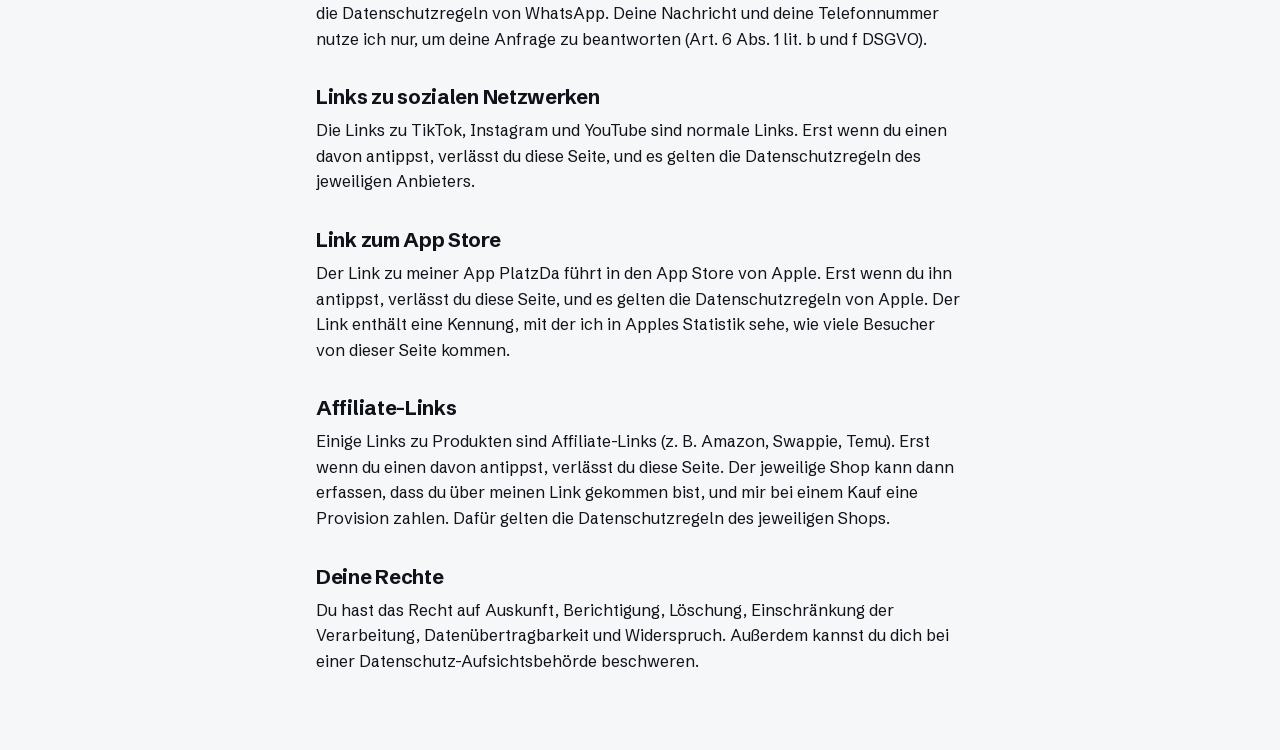
<file: datenschutz.html>
<!doctype html>
<html lang="de">
<head>
<meta charset="utf-8">
<meta name="viewport" content="width=device-width, initial-scale=1">
<title>Datenschutz | Tech Suli</title>
<meta name="robots" content="noindex">
<link rel="icon" type="image/png" sizes="96x96" href="assets/favicon.png?v=2">
<link rel="stylesheet" href="assets/fonts.css">
<link rel="stylesheet" href="assets/legal.css">
</head>
<body>
<main>
  <a class="back" href="./">Zurück</a>
  <h1>Datenschutz</h1>

  <h2>Verantwortlicher</h2>
  <address>
    Sulaiman Sarwari<br>
    Alter Markt 48, 31134 Hildesheim<br>
    E-Mail: <a href="mailto:Techsuli.business@gmail.com">techsuli.business@gmail.com</a>
  </address>

  <h2>Kurz gesagt</h2>
  <p>Ohne deine Zustimmung setzt diese Seite keine Cookies und zählt nichts mit. Nur wenn du im Cookie-Banner auf „Akzeptieren“ tippst, nutze ich das Statistik-Tool PostHog (siehe unten). Schriften und Bilder liegen auf dem eigenen Server, es werden keine Daten an Google Fonts oder ähnliche Dienste übertragen.</p>

  <h2>Hosting und Server-Logs</h2>
  <p>Die Seite wird über GitHub Pages gehostet (GitHub, Inc., 88 Colin P. Kelly Jr. Street, San Francisco, CA 94107, USA). GitHub ist nach dem EU-US Data Privacy Framework zertifiziert. Beim Aufruf verarbeitet der Anbieter technisch notwendige Daten (IP-Adresse, Datum und Uhrzeit, aufgerufene Seite, Browser). Das dient dem sicheren und stabilen Betrieb der Seite (Art. 6 Abs. 1 lit. f DSGVO).</p>

  <h2 id="statistik">Statistik mit PostHog (nur mit Einwilligung)</h2>
  <p>Wenn du im Cookie-Banner zustimmst, nutze ich PostHog, einen Analyse-Dienst der PostHog Inc. (USA). Ich nutze die EU-Version von PostHog: Die Daten werden auf Servern in Frankfurt am Main gespeichert und verarbeitet.</p>
  <p>Erfasst werden: welche Seiten du aufrufst und wie lange, welche Links und Knöpfe du antippst, wie du scrollst, von welcher Seite du kommst (zum Beispiel TikTok oder Instagram), ungefährer Ort (Land, Stadt), Gerät, Betriebssystem, Browser und Bildschirmgröße. Außerdem wird deine Sitzung anonym aufgezeichnet, also wie du dich über die Seite bewegst. Eingaben in Formularfeldern werden dabei nicht aufgezeichnet. Du bekommst eine zufällige Kennung, damit wiederholte Besuche erkannt werden. Deinen Namen oder deine Telefonnummer erfahre ich dadurch nicht.</p>
  <p>Dafür speichert PostHog Cookies und Einträge im Speicher deines Browsers (Namen beginnen mit „ph_“), die bis zu ein Jahr gültig sind. Rechtsgrundlage ist deine Einwilligung (§ 25 Abs. 1 TDDDG und Art. 6 Abs. 1 lit. a DSGVO). PostHog ist dabei mein Auftragsverarbeiter. Sollte PostHog Inc. aus den USA auf Daten zugreifen, geschieht das auf Grundlage von EU-Standardvertragsklauseln. Die Daten werden nach spätestens 12 Monaten gelöscht.</p>
  <p>Du kannst deine Einwilligung jederzeit widerrufen: Tippe unten auf der Startseite auf „Cookie-Einstellungen“ und dann auf „Ablehnen“. Dann werden die PostHog-Cookies gelöscht und nichts mehr erfasst.</p>
  <p>Deine Auswahl im Cookie-Banner und die gewählte Sprache speichere ich im Speicher deines Browsers. Das ist technisch nötig, damit die Seite deine Wahl beim nächsten Besuch kennt (§ 25 Abs. 2 Nr. 2 TDDDG).</p>

  <h2>Kontakt per E-Mail</h2>
  <p>Wenn du mir eine Mail schreibst, verarbeite ich deine Angaben, um deine Anfrage zu beantworten (Art. 6 Abs. 1 lit. b und f DSGVO). Die Mail wird über Google Gmail empfangen.</p>

  <h2>Kontakt per WhatsApp</h2>
  <p>Für Kooperationsanfragen kannst du mir über WhatsApp schreiben. Der Button öffnet WhatsApp, einen Dienst von WhatsApp Ireland Limited (Meta). Dabei gelten die Datenschutzregeln von WhatsApp. Deine Nachricht und deine Telefonnummer nutze ich nur, um deine Anfrage zu beantworten (Art. 6 Abs. 1 lit. b und f DSGVO).</p>

  <h2>Links zu sozialen Netzwerken</h2>
  <p>Die Links zu TikTok, Instagram und YouTube sind normale Links. Erst wenn du einen davon antippst, verlässt du diese Seite, und es gelten die Datenschutzregeln des jeweiligen Anbieters.</p>

  <h2>Link zum App Store</h2>
  <p>Der Link zu meiner App PlatzDa führt in den App Store von Apple. Erst wenn du ihn antippst, verlässt du diese Seite, und es gelten die Datenschutzregeln von Apple. Der Link enthält eine Kennung, mit der ich in Apples Statistik sehe, wie viele Besucher von dieser Seite kommen.</p>

  <h2>Affiliate-Links</h2>
  <p>Einige Links zu Produkten sind Affiliate-Links (z. B. Amazon, Swappie, Temu). Erst wenn du einen davon antippst, verlässt du diese Seite. Der jeweilige Shop kann dann erfassen, dass du über meinen Link gekommen bist, und mir bei einem Kauf eine Provision zahlen. Dafür gelten die Datenschutzregeln des jeweiligen Shops.</p>

  <h2>Deine Rechte</h2>
  <p>Du hast das Recht auf Auskunft, Berichtigung, Löschung, Einschränkung der Verarbeitung, Datenübertragbarkeit und Widerspruch. Außerdem kannst du dich bei einer Datenschutz-Aufsichtsbehörde beschweren.</p>
</main>
</body>
</html>
</file>
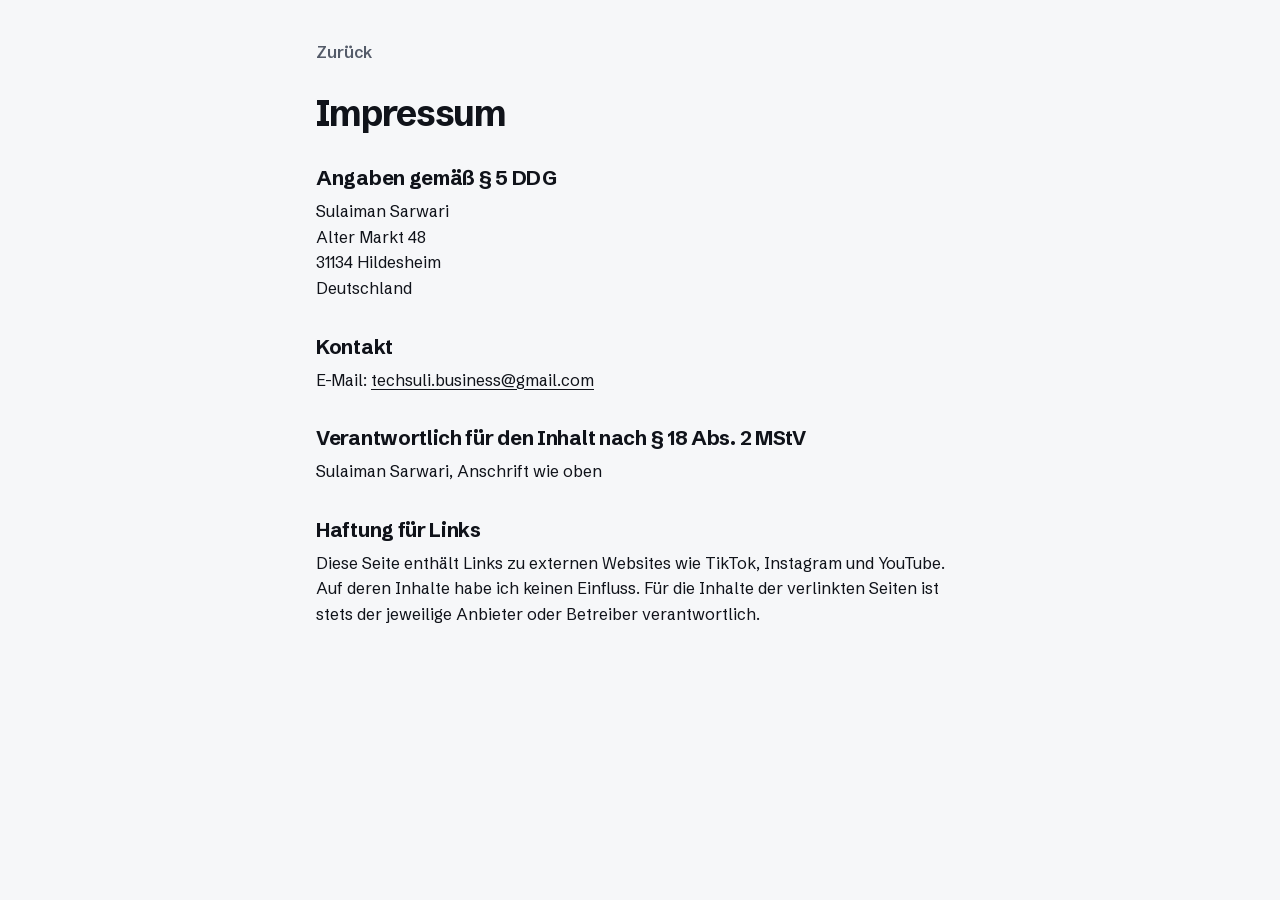
<file: impressum.html>
<!doctype html>
<html lang="de">
<head>
<meta charset="utf-8">
<meta name="viewport" content="width=device-width, initial-scale=1">
<title>Impressum | Tech Suli</title>
<meta name="robots" content="noindex">
<link rel="icon" type="image/png" sizes="96x96" href="assets/favicon.png?v=2">
<link rel="stylesheet" href="assets/fonts.css">
<link rel="stylesheet" href="assets/legal.css">
</head>
<body>
<main>
  <a class="back" href="./">Zurück</a>
  <h1>Impressum</h1>

  <h2>Angaben gemäß § 5 DDG</h2>
  <address>
    Sulaiman Sarwari<br>
    Alter Markt 48<br>
    31134 Hildesheim<br>
    Deutschland
  </address>

  <h2>Kontakt</h2>
  <p>E-Mail: <a href="mailto:Techsuli.business@gmail.com">techsuli.business@gmail.com</a></p>

  <h2>Verantwortlich für den Inhalt nach § 18 Abs. 2 MStV</h2>
  <p>Sulaiman Sarwari, Anschrift wie oben</p>

  <h2>Haftung für Links</h2>
  <p>Diese Seite enthält Links zu externen Websites wie TikTok, Instagram und YouTube. Auf deren Inhalte habe ich keinen Einfluss. Für die Inhalte der verlinkten Seiten ist stets der jeweilige Anbieter oder Betreiber verantwortlich.</p>
</main>
</body>
</html>
</file>
<file: assets/fonts.css>
/* Lokal gehostet (kein Google-Server-Aufruf, DSGVO-freundlich) */
@font-face {
  font-family: "Schibsted Grotesk";
  src: url("fonts/schibsted-normal-400-900.woff2") format("woff2");
  font-weight: 400 900;
  font-style: normal;
  font-display: swap;
}
@font-face {
  font-family: "Onest";
  src: url("fonts/onest-normal-300-800.woff2") format("woff2");
  font-weight: 300 800;
  font-style: normal;
  font-display: swap;
}
/* Clash Grotesk von Fontshare (ITF Free Font License), lokal gehostet */
@font-face {
  font-family: "Clash Grotesk";
  src: url("fonts/clash-grotesk-500.woff2") format("woff2");
  font-weight: 500;
  font-style: normal;
  font-display: swap;
}
@font-face {
  font-family: "Clash Grotesk";
  src: url("fonts/clash-grotesk-600.woff2") format("woff2");
  font-weight: 600;
  font-style: normal;
  font-display: swap;
}
@font-face {
  font-family: "Clash Grotesk";
  src: url("fonts/clash-grotesk-700.woff2") format("woff2");
  font-weight: 700;
  font-style: normal;
  font-display: swap;
}
</file>
<file: assets/legal.css>
:root { --bg: #F6F7F9; --ink: #10131A; --ink-2: #545B69; --line: #E4E7EC; --todo: #8A560B; --todo-bg: #FBF3E4; }
* { box-sizing: border-box; }
body { margin: 0; background: var(--bg); color: var(--ink); font-family: "Schibsted Grotesk", system-ui, sans-serif; font-size: 1rem; line-height: 1.6; -webkit-font-smoothing: antialiased; }
::selection { background: var(--ink); color: #fff; }
main { max-width: 680px; margin: 0 auto; padding: 40px 16px 64px; }
.back { display: inline-block; margin-bottom: 28px; color: var(--ink-2); text-decoration: none; font-weight: 600; }
.back:hover { color: var(--ink); text-decoration: underline; text-underline-offset: 3px; }
h1 { margin: 0 0 24px; font-size: 2.25rem; letter-spacing: -0.03em; line-height: 1.1; }
h2 { margin: 32px 0 8px; font-size: 1.25rem; letter-spacing: -0.015em; line-height: 1.3; }
p, address { margin: 0 0 12px; font-style: normal; max-width: 68ch; }
a { color: inherit; text-underline-offset: 3px; }
.todo { background: var(--todo-bg); color: var(--todo); padding: 1px 6px; border-radius: 4px; font-weight: 600; }
:focus-visible { outline: 2px solid #2357D9; outline-offset: 3px; border-radius: 4px; }
</file>
